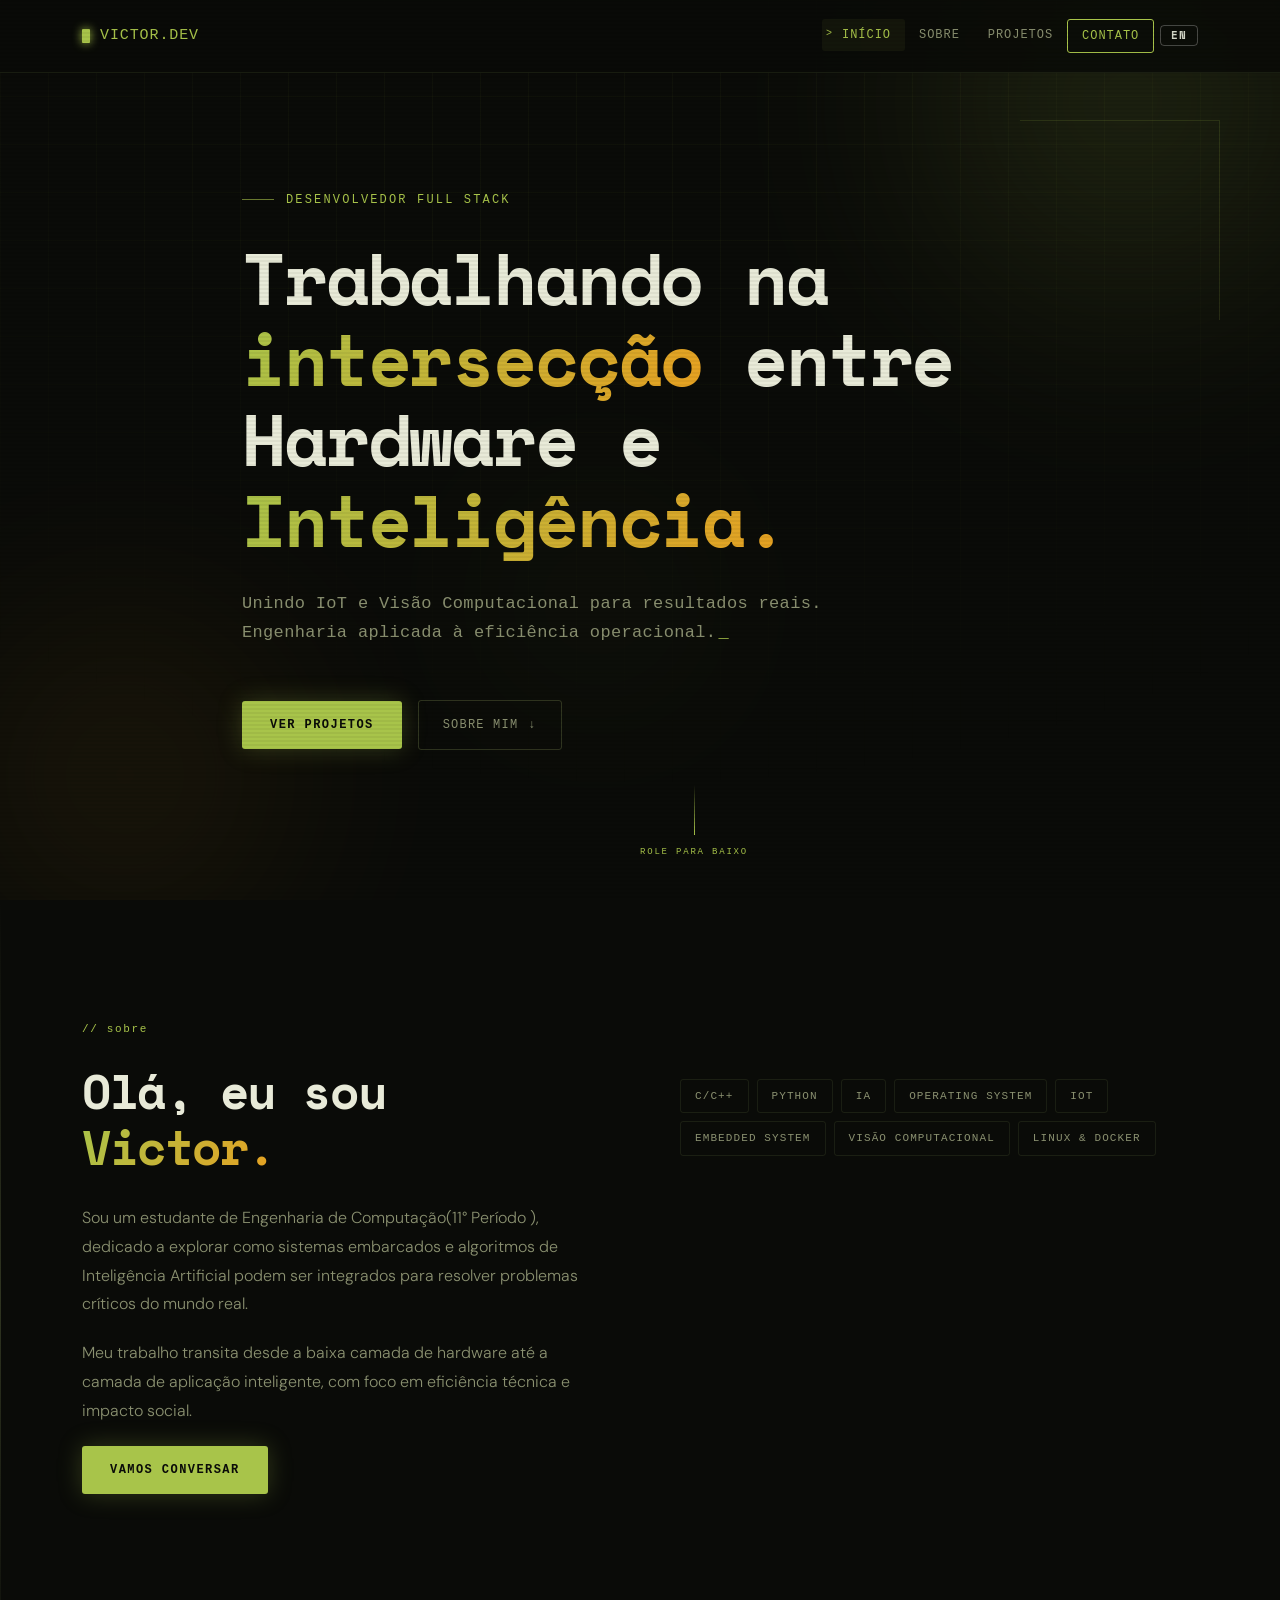
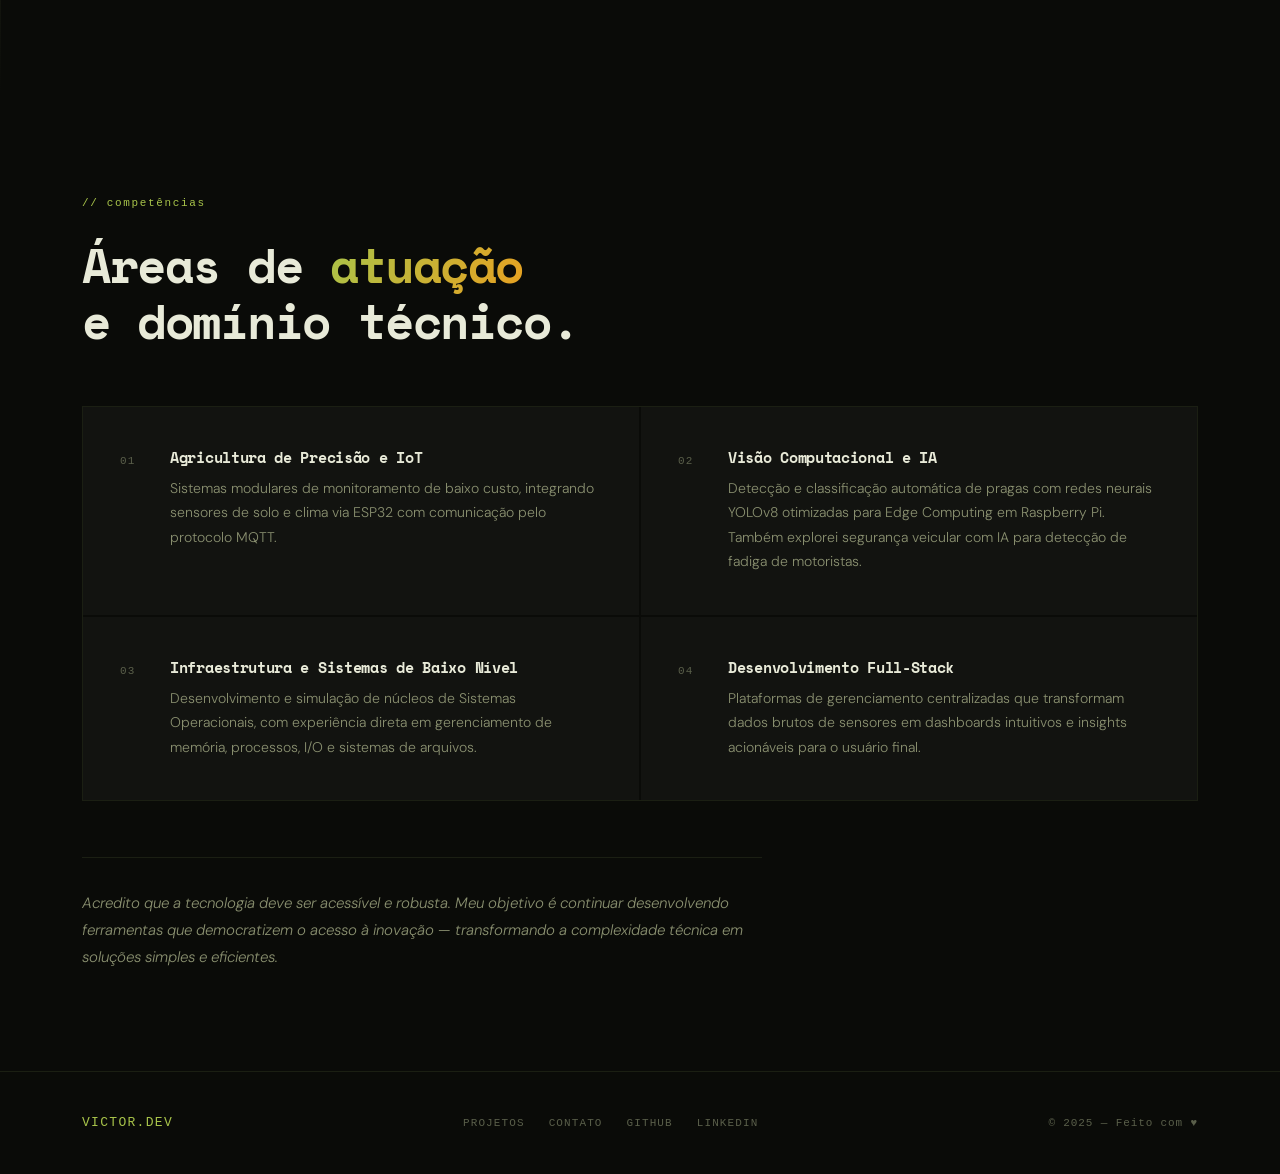
<file: index.html>
<!DOCTYPE html>
<html lang="pt-BR">
<head>
    <meta charset="UTF-8">
    <meta name="viewport" content="width=device-width, initial-scale=1.0">
    <title>Victor.Dev\Home</title>
    <link rel="preconnect" href="https://fonts.googleapis.com">
    <link rel="preconnect" href="https://fonts.gstatic.com" crossorigin>
    <link href="https://fonts.googleapis.com/css2?family=Space+Mono:wght@400;700&family=DM+Sans:opsz,wght@9..40,300;9..40,400;9..40,500&display=swap" rel="stylesheet">
    <link href="css/bootstrap.css" rel="stylesheet">
    <link href="css/style.css" rel="stylesheet">
    <style>
    .lang-toggle-btn {
        background: transparent;
        border: 1px solid rgba(255,255,255,0.25);
        color: inherit;
        font-family: 'Space Mono', monospace;
        font-size: 11px;
        font-weight: 700;
        letter-spacing: 0.08em;
        padding: 4px 10px;
        border-radius: 4px;
        cursor: pointer;
        transition: background 0.2s, border-color 0.2s;
        line-height: 1;
    }
    .lang-toggle-btn:hover { background: rgba(255,255,255,0.1); border-color: rgba(255,255,255,0.5); }
    .navbar.scrolled .lang-toggle-btn { border-color: rgba(0,0,0,0.2); }
    .lang-item { display: flex; align-items: center; margin-left: 6px; }
    </style>
</head>

<body data-bs-spy="scroll" data-bs-target="#menu" data-bs-offset="80" tabindex="0">

<!-- NAVBAR -->
<header id="site-header">
    <nav class="navbar navbar-expand-lg fixed-top">
        <div class="container">
            <a class="navbar-brand" href="#">
                <span class="brand-dot"></span>
                Victor.Dev
            </a>

            <button class="navbar-toggler" type="button" data-bs-toggle="collapse" data-bs-target="#menu">
                <span class="toggler-bar"></span>
                <span class="toggler-bar"></span>
            </button>

            <div class="collapse navbar-collapse" id="menu">
                <ul class="navbar-nav ms-auto">
                    <li class="nav-item"><a class="nav-link" href="#inicio" data-i18n="nav-inicio">Início</a></li>
                    <li class="nav-item"><a class="nav-link" href="#sobre" data-i18n="nav-sobre">Sobre</a></li>
                    <li class="nav-item"><a class="nav-link" href="projetos.html" data-i18n="nav-projetos">Projetos</a></li>
                    <li class="nav-item"><a class="nav-link nav-cta" href="contato.html" data-i18n="nav-contato">Contato</a></li>
                    <li class="nav-item lang-item">
                        <button class="lang-toggle-btn" aria-label="Switch to English" title="Switch to English">EN</button>
                    </li>
                </ul>
            </div>
        </div>
    </nav>
</header>

<!-- HERO -->
<section id="inicio" class="hero-section">
    <div class="hero-bg">
        <div class="orb orb-1"></div>
        <div class="orb orb-2"></div>
        <div class="orb orb-3"></div>
        <div class="grid-overlay"></div>
    </div>

    <div class="container hero-content">
        <div class="hero-eyebrow reveal-up" data-i18n="hero-eyebrow">Desenvolvedor Full Stack</div>
        <h1 class="hero-title reveal-up delay-1" data-i18n="hero-title">
            Trabalhando na <br><em>intersecção</em> entre <br>Hardware e <em>Inteligência.</em>
        </h1>
        <p class="hero-sub reveal-up delay-2" data-i18n="hero-sub">
            Unindo IoT e Visão Computacional para resultados reais.<br>
            Engenharia aplicada à eficiência operacional.
        </p>
        <div class="hero-actions reveal-up delay-3">
            <a href="projetos.html" class="btn-primary-custom" data-i18n="hero-btn-proj">Ver projetos</a>
            <a href="#sobre" class="btn-ghost-custom" data-i18n="hero-btn-sobre">Sobre mim <span class="arrow">↓</span></a>
        </div>
    </div>

    <div class="hero-scroll-hint reveal-up delay-4">
        <div class="scroll-line"></div>
        <span data-i18n="hero-scroll">role para baixo</span>
    </div>
</section>

<!-- SOBRE -->
<section id="sobre" class="sobre-section">
    <div class="container">
        <div class="section-label reveal-up" data-i18n="label-sobre">// sobre</div>

        <div class="sobre-grid">
            <div class="sobre-text">
                <h2 class="section-title reveal-up" data-i18n="sobre-title">
                    Olá, eu sou<br><em>Victor.</em>
                </h2>
                <p class="reveal-up delay-1" data-i18n="sobre-p1">
                    Sou um estudante de Engenharia de Computação(11° Período ), dedicado a explorar como sistemas embarcados e algoritmos de 
                    Inteligência Artificial podem ser integrados para resolver problemas críticos do mundo real.
                </p>
                <p class="reveal-up delay-2" data-i18n="sobre-p2">
                    Meu trabalho transita desde a baixa camada de hardware até a camada de 
                    aplicação inteligente, com foco em eficiência técnica e impacto social.
                </p>
                <a href="contato.html" class="btn-primary-custom reveal-up delay-3" data-i18n="sobre-btn">Vamos conversar</a>
            </div>

            <div class="sobre-skills reveal-up delay-1">
                <div class="skill-chip">C/C++</div>
                <div class="skill-chip">Python</div>
                <div class="skill-chip">IA</div>
                <div class="skill-chip">Operating System</div>
                <div class="skill-chip">IoT</div>
                <div class="skill-chip">Embedded System</div>
                <div class="skill-chip">Visão Computacional</div>
                <div class="skill-chip">Linux & Docker</div>
            </div>
        </div>
    </div>
</section>

<!-- COMPETÊNCIAS -->
<section id="competencias" class="competencias-section">
    <div class="container">

        <div class="section-label reveal-up" data-i18n="label-comp">// competências</div>

        <div class="comp-header reveal-up delay-1">
            <h2 class="section-title" data-i18n="comp-title">
                Áreas de <em>atuação</em><br>e domínio técnico.
            </h2>
        </div>

        <div class="comp-grid">

            <div class="comp-card reveal-up delay-1">
                <div class="comp-number">01</div>
                <div class="comp-content">
                    <h4 data-i18n="comp-01-title">Agricultura de Precisão e IoT</h4>
                    <p data-i18n="comp-01-p">Sistemas modulares de monitoramento de baixo custo, integrando sensores de solo e clima via ESP32 com comunicação pelo protocolo MQTT.</p>
                </div>
            </div>

            <div class="comp-card reveal-up delay-2">
                <div class="comp-number">02</div>
                <div class="comp-content">
                    <h4 data-i18n="comp-02-title">Visão Computacional e IA</h4>
                    <p data-i18n="comp-02-p">Detecção e classificação automática de pragas com redes neurais YOLOv8 otimizadas para Edge Computing em Raspberry Pi. Também explorei segurança veicular com IA para detecção de fadiga de motoristas.</p>
                </div>
            </div>

            <div class="comp-card reveal-up delay-3">
                <div class="comp-number">03</div>
                <div class="comp-content">
                    <h4 data-i18n="comp-03-title">Infraestrutura e Sistemas de Baixo Nível</h4>
                    <p data-i18n="comp-03-p">Desenvolvimento e simulação de núcleos de Sistemas Operacionais, com experiência direta em gerenciamento de memória, processos, I/O e sistemas de arquivos.</p>
                </div>
            </div>

            <div class="comp-card reveal-up delay-4">
                <div class="comp-number">04</div>
                <div class="comp-content">
                    <h4 data-i18n="comp-04-title">Desenvolvimento Full-Stack</h4>
                    <p data-i18n="comp-04-p">Plataformas de gerenciamento centralizadas que transformam dados brutos de sensores em dashboards intuitivos e insights acionáveis para o usuário final.</p>
                </div>
            </div>

        </div>

        <div class="comp-footer reveal-up">
            <p data-i18n="comp-footer-p">Acredito que a tecnologia deve ser acessível e robusta. Meu objetivo é continuar desenvolvendo ferramentas que democratizem o acesso à inovação — transformando a complexidade técnica em soluções simples e eficientes.</p>
        </div>

    </div>
</section>

<!-- FOOTER -->
<footer class="site-footer">
    <div class="container">
        <div class="footer-inner">
            <div class="footer-brand">Victor.Dev</div>
            <div class="footer-links">
                <a href="projetos.html" data-i18n="footer-projetos">Projetos</a>
                <a href="contato.html" data-i18n="footer-contato">Contato</a>
                <a href="https://github.com" target="_blank">GitHub</a>
                <a href="https://linkedin.com" target="_blank">LinkedIn</a>
            </div>
            <div class="footer-copy" data-i18n="footer-copy">© 2025 — Feito com ♥</div>
        </div>
    </div>
</foot>

<script src="js/bootstrap.bundle.min.js"></script>
<script src="js/script.js"></script>
</body>
</html>
</file>
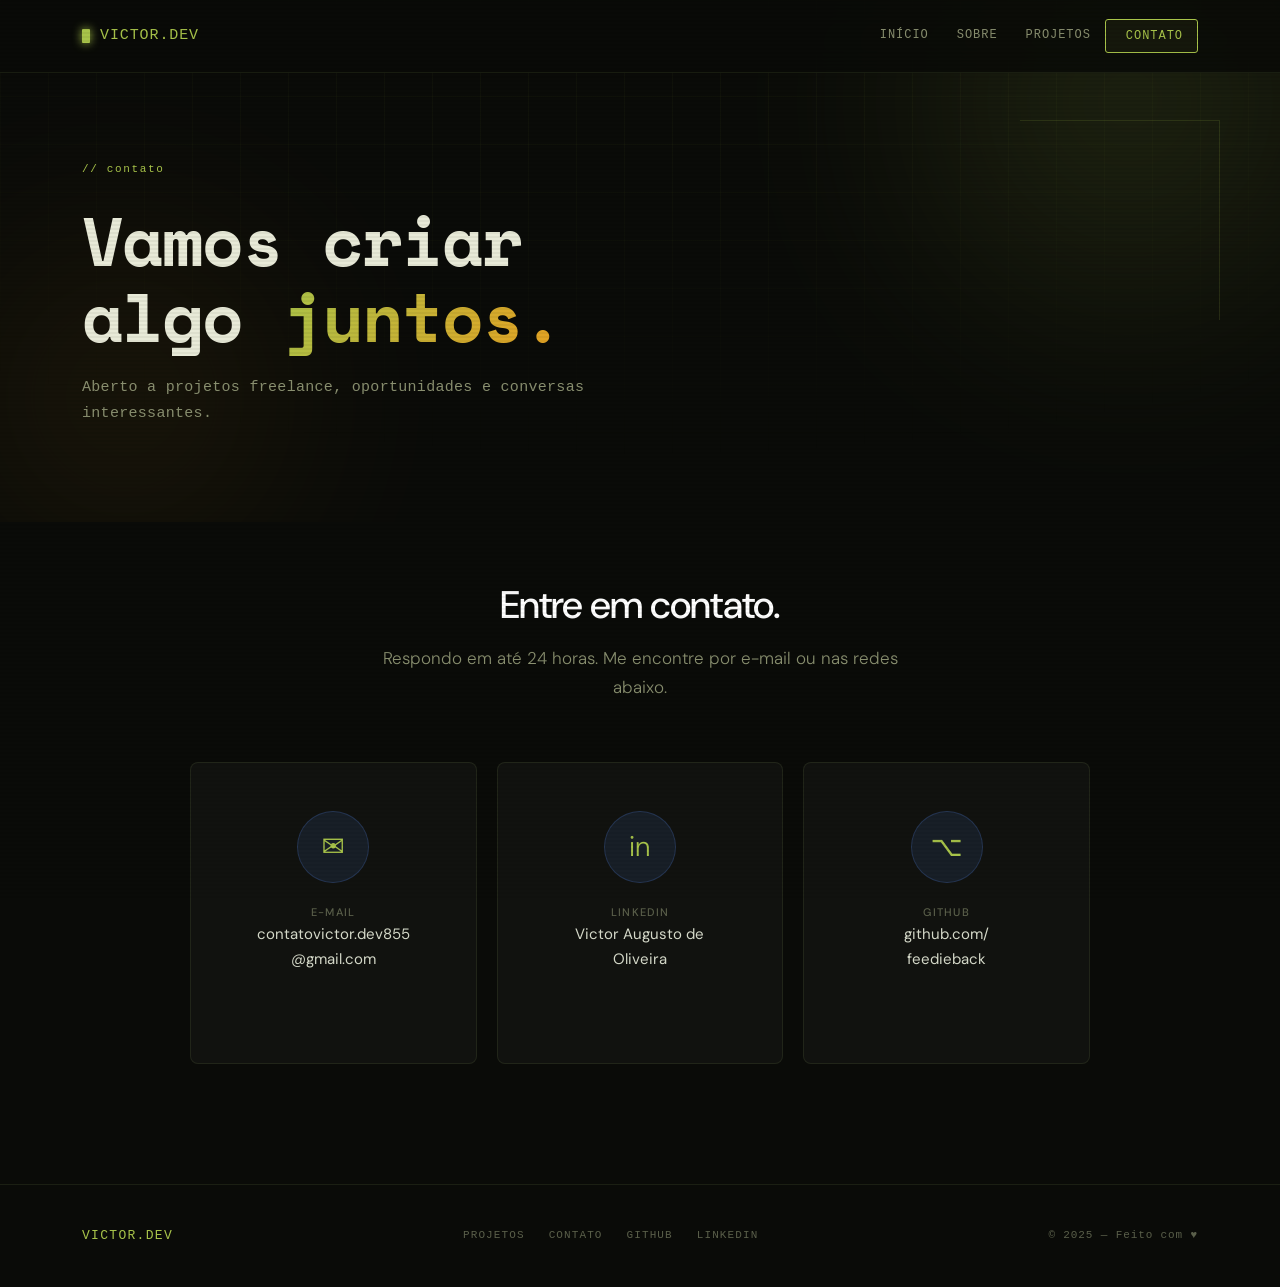
<file: contato.html>
<!DOCTYPE html>
<html lang="pt-BR">
<head>
    <meta charset="UTF-8">
    <meta name="viewport" content="width=device-width, initial-scale=1.0">
    <title>Victor.Dev\Contato</title>
    <link rel="preconnect" href="https://fonts.googleapis.com">
    <link rel="preconnect" href="https://fonts.gstatic.com" crossorigin>
    <link href="https://fonts.googleapis.com/css2?family=Space+Mono:wght@400;700&family=DM+Sans:opsz,wght@9..40,300;9..40,400;9..40,500&display=swap" rel="stylesheet">
    <link href="css/bootstrap.css" rel="stylesheet">
    <link href="css/style.css" rel="stylesheet">

    <style>
        /* ── CONTATO CARDS GRANDES ─────────────── */
        .contato-section {
            padding: 60px 0 120px;
        }

        .contato-cards-grid {
            display: grid;
            grid-template-columns: repeat(3, 1fr);
            gap: 20px;
            max-width: 900px;
            margin: 60px auto 0;
        }

        .contato-card {
            background: var(--surface);
            border: 1px solid var(--border);
            border-radius: var(--radius-lg);
            padding: 48px 36px;
            display: flex;
            flex-direction: column;
            align-items: center;
            text-align: center;
            gap: 20px;
            text-decoration: none;
            transition: all 0.3s ease;
            position: relative;
            overflow: hidden;
        }

        .contato-card::before {
            content: '';
            position: absolute;
            top: 0; left: 0; right: 0;
            height: 1px;
            background: linear-gradient(90deg, transparent, var(--accent), transparent);
            opacity: 0;
            transition: opacity 0.3s ease;
        }

        .contato-card:hover {
            border-color: rgba(91,143,255,0.3);
            background: var(--surface-2);
            transform: translateY(-6px);
            box-shadow: 0 20px 60px rgba(0,0,0,0.3);
        }

        .contato-card:hover::before {
            opacity: 1;
        }

        .contato-card-icon {
            width: 72px;
            height: 72px;
            background: rgba(91,143,255,0.1);
            border: 1px solid rgba(91,143,255,0.2);
            border-radius: 50%;
            display: flex;
            align-items: center;
            justify-content: center;
            font-size: 28px;
            color: var(--accent);
            transition: all 0.3s ease;
        }

        .contato-card:hover .contato-card-icon {
            background: rgba(91,143,255,0.2);
            border-color: rgba(91,143,255,0.4);
            transform: scale(1.1);
        }

        .contato-card-label {
            font-size: 11px;
            font-weight: 500;
            letter-spacing: 0.12em;
            text-transform: uppercase;
            color: var(--text-muted);
        }

        .contato-card-value {
            font-size: 15px;
            color: var(--text);
            font-weight: 400;
            word-break: break-all;
        }

        .contato-card-arrow {
            font-size: 13px;
            color: var(--accent);
            opacity: 0;
            transform: translateY(4px);
            transition: all 0.2s ease;
        }

        .contato-card:hover .contato-card-arrow {
            opacity: 1;
            transform: translateY(0);
        }

        /* ── INTRO TEXT ─────────────────────────── */
        .contato-intro {
            text-align: center;
            max-width: 520px;
            margin: 0 auto;
        }

        .contato-intro h2 {
            font-family: var(--sans);
            font-size: clamp(28px, 3vw, 40px);
            font-weight: 500;
            color: #fff;
            letter-spacing: -0.02em;
            margin-bottom: 16px;
            line-height: 1.2;
        }

        .contato-intro p {
            color: var(--text-dim);
            font-size: 17px;
        }

        @media (max-width: 767px) {
            .contato-cards-grid {
                grid-template-columns: 1fr;
                max-width: 400px;
            }
            .contato-card {
                padding: 36px 28px;
                flex-direction: row;
                text-align: left;
                gap: 24px;
            }
            .contato-card-icon {
                flex-shrink: 0;
            }
            .contato-card-arrow { display: none; }
        }
    </style>
</head>

<body>

<header id="site-header">
    <nav class="navbar navbar-expand-lg fixed-top">
        <div class="container">
            <a class="navbar-brand" href="index.html">
                <span class="brand-dot"></span>
                Victor.Dev
            </a>
            <button class="navbar-toggler" type="button" data-bs-toggle="collapse" data-bs-target="#menu">
                <span class="toggler-bar"></span>
                <span class="toggler-bar"></span>
            </button>
            <div class="collapse navbar-collapse" id="menu">
                <ul class="navbar-nav ms-auto">
                    <li class="nav-item"><a class="nav-link" href="index.html#inicio">Início</a></li>
                    <li class="nav-item"><a class="nav-link" href="index.html#sobre">Sobre</a></li>
                    <li class="nav-item"><a class="nav-link" href="projetos.html">Projetos</a></li>
                    <li class="nav-item"><a class="nav-link nav-cta active" href="contato.html">Contato</a></li>
                </ul>
            </div>
        </div>
    </nav>
</header>

<!-- PAGE HERO -->
<section class="page-hero">
    <div class="hero-bg">
        <div class="orb orb-1"></div>
        <div class="orb orb-2"></div>
        <div class="grid-overlay"></div>
    </div>
    <div class="container">
        <div class="section-label reveal-up">// contato</div>
        <h1 class="page-title reveal-up delay-1">Vamos criar<br>algo <em>juntos.</em></h1>
        <p class="page-sub reveal-up delay-2">Aberto a projetos freelance, oportunidades e conversas interessantes.</p>
    </div>
</section>

<!-- CONTATO -->
<section class="contato-section">
    <div class="container">

        <div class="contato-intro reveal-up">
            <h2>Entre em contato.</h2>
            <p>Respondo em até 24 horas. Me encontre por e-mail ou nas redes abaixo.</p>
        </div>

        <div class="contato-cards-grid">

            <a href="mailto:contatovictor.dev855@gmail.com" class="contato-card reveal-up">
                <div class="contato-card-icon">✉</div>
                <div>
                    <div class="contato-card-label">E-mail</div>
                    <div class="contato-card-value">contatovictor.dev855<br>@gmail.com</div>
                </div>
                <div class="contato-card-arrow">Enviar →</div>
            </a>

            <a href="https://www.linkedin.com/in/victor-augusto-de-oliveira-435b703ab/" target="_blank" class="contato-card reveal-up delay-1">
                <div class="contato-card-icon">in</div>
                <div>
                    <div class="contato-card-label">LinkedIn</div>
                    <div class="contato-card-value">Victor Augusto de<br>Oliveira</div>
                </div>
                <div class="contato-card-arrow">Visitar →</div>
            </a>

            <a href="https://github.com/feedieback" target="_blank" class="contato-card reveal-up delay-2">
                <div class="contato-card-icon">⌥</div>
                <div>
                    <div class="contato-card-label">GitHub</div>
                    <div class="contato-card-value">github.com/<br>feedieback</div>
                </div>
                <div class="contato-card-arrow">Visitar →</div>
            </a>

        </div>

    </div>
</section>

<footer class="site-footer">
    <div class="container">
        <div class="footer-inner">
            <div class="footer-brand">Victor.Dev</div>
            <div class="footer-links">
                <a href="projetos.html">Projetos</a>
                <a href="contato.html">Contato</a>
                <a href="https://github.com/feedieback" target="_blank">GitHub</a>
                <a href="https://www.linkedin.com/in/victor-augusto-de-oliveira-435b703ab/" target="_blank">LinkedIn</a>
            </div>
            <div class="footer-copy">© 2025 — Feito com ♥</div>
        </div>
    </div>
</footer>

<script src="js/bootstrap.bundle.min.js"></script>
<script src="js/script.js"></script>

</body>
</html>
</file>
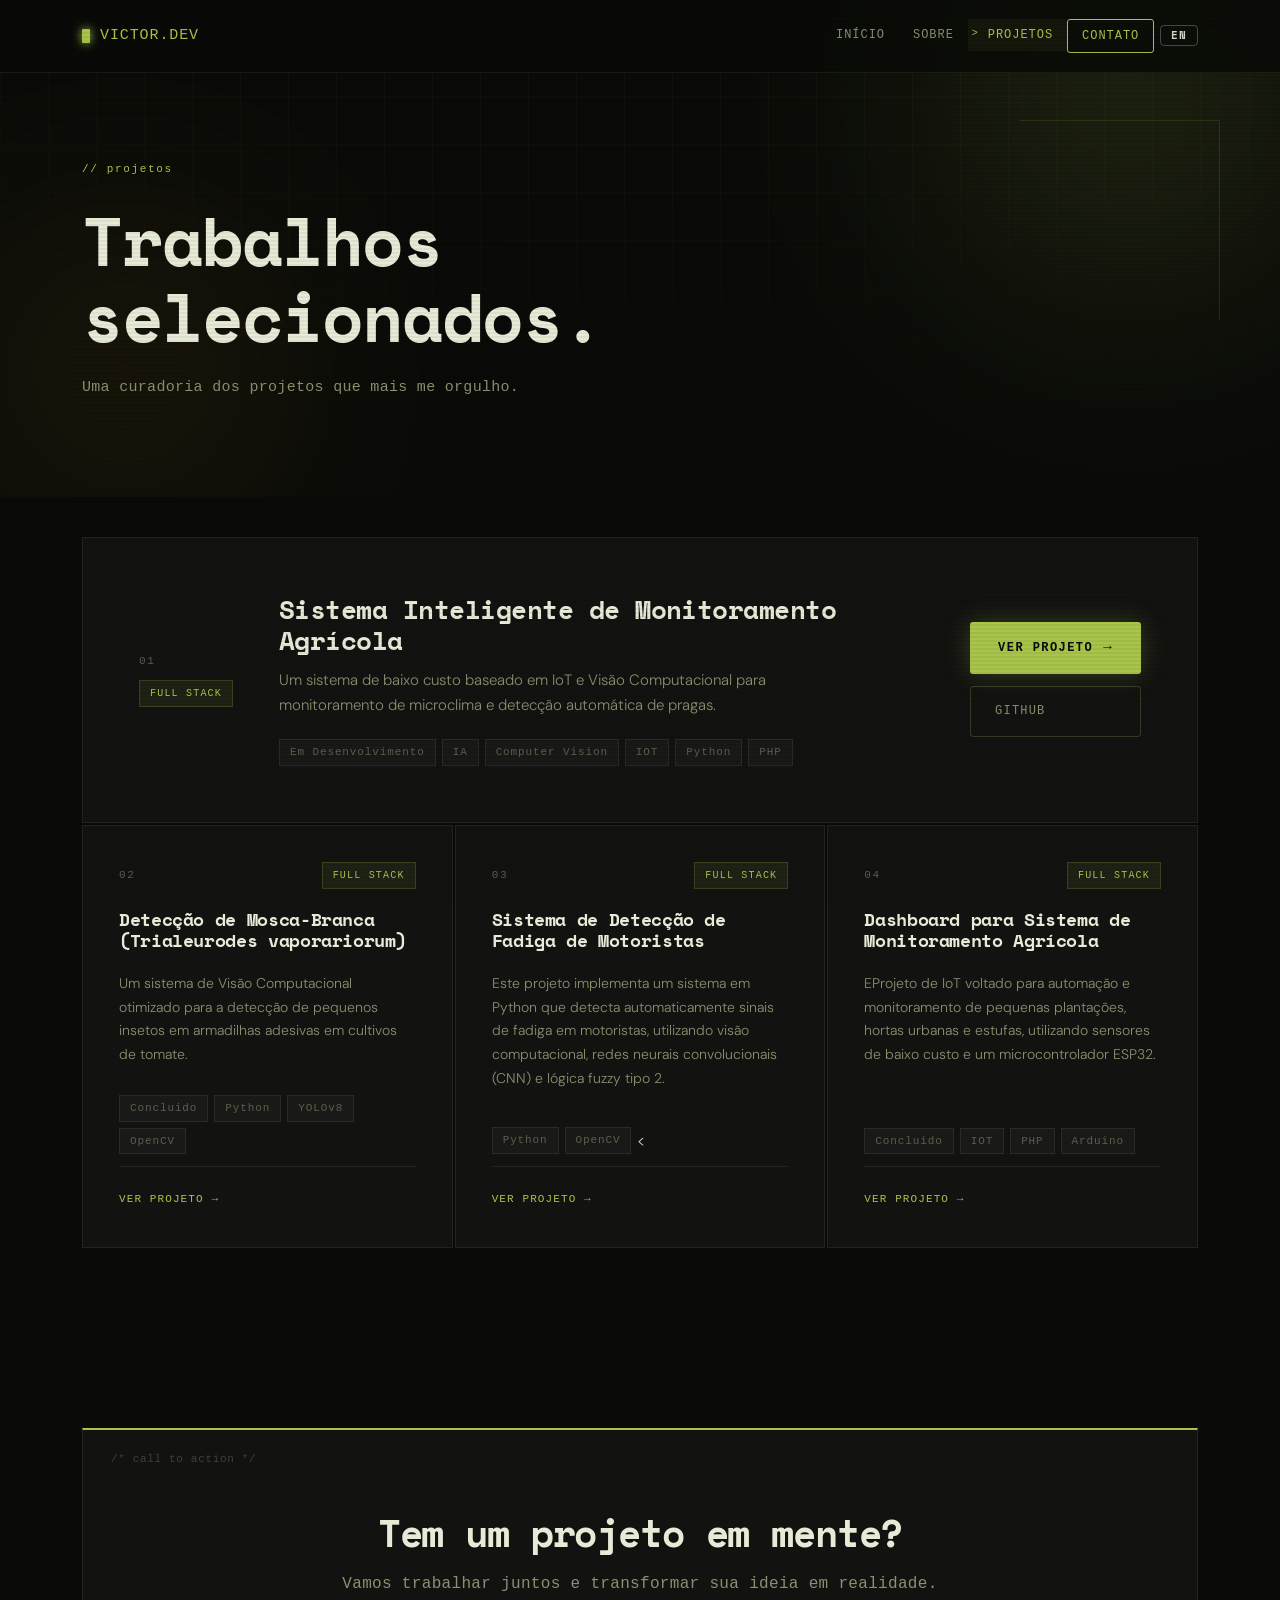
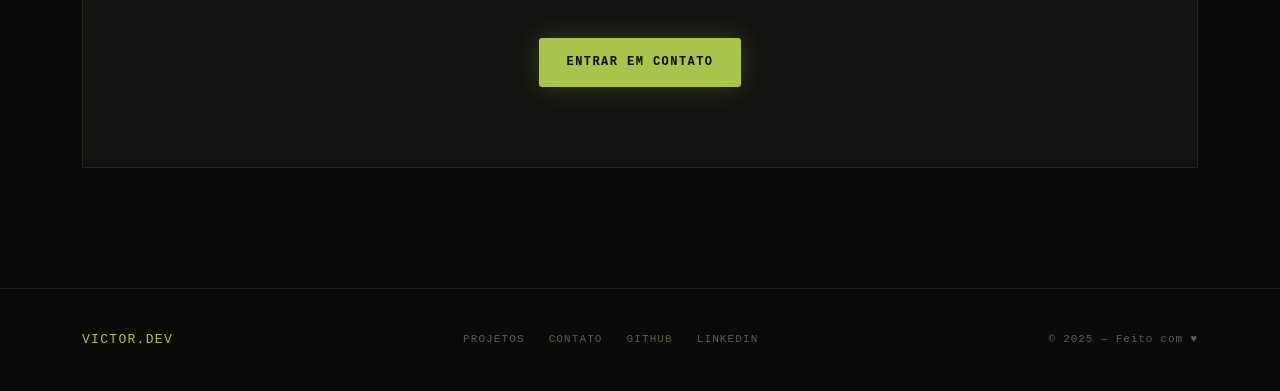
<file: projetos.html>
<!DOCTYPE html>
<html lang="pt-BR">
<head>
    <meta charset="UTF-8">
    <meta name="viewport" content="width=device-width, initial-scale=1.0">
    <title>Victor.Dev\Projetos</title>
    <link rel="preconnect" href="https://fonts.googleapis.com">
    <link rel="preconnect" href="https://fonts.gstatic.com" crossorigin>
    <link href="https://fonts.googleapis.com/css2?family=Space+Mono:wght@400;700&family=Instrument+Serif:ital@0;1&family=DM+Sans:opsz,wght@9..40,300;9..40,400;9..40,500&display=swap" rel="stylesheet">
    <link href="css/bootstrap.css" rel="stylesheet">
    <link href="css/style.css" rel="stylesheet">
    <style>
    .lang-toggle-btn {
        background: transparent;
        border: 1px solid rgba(255,255,255,0.25);
        color: inherit;
        font-family: 'Space Mono', monospace;
        font-size: 11px;
        font-weight: 700;
        letter-spacing: 0.08em;
        padding: 4px 10px;
        border-radius: 4px;
        cursor: pointer;
        transition: background 0.2s, border-color 0.2s;
        line-height: 1;
    }
    .lang-toggle-btn:hover { background: rgba(255,255,255,0.1); border-color: rgba(255,255,255,0.5); }
    .navbar.scrolled .lang-toggle-btn { border-color: rgba(0,0,0,0.2); }
    .lang-item { display: flex; align-items: center; margin-left: 6px; }
    </style>
</head>

<body>

<header id="site-header">
    <nav class="navbar navbar-expand-lg fixed-top">
        <div class="container">
            <a class="navbar-brand" href="index.html">
                <span class="brand-dot"></span>
                Victor.Dev
            </a>
            <button class="navbar-toggler" type="button" data-bs-toggle="collapse" data-bs-target="#menu">
                <span class="toggler-bar"></span>
                <span class="toggler-bar"></span>
            </button>
            <div class="collapse navbar-collapse" id="menu">
                <ul class="navbar-nav ms-auto">
                    <li class="nav-item"><a class="nav-link" href="index.html#inicio" data-i18n="nav-inicio">Início</a></li>
                    <li class="nav-item"><a class="nav-link" href="index.html#sobre" data-i18n="nav-sobre">Sobre</a></li>
                    <li class="nav-item"><a class="nav-link active" href="projetos.html" data-i18n="nav-projetos">Projetos</a></li>
                    <li class="nav-item"><a class="nav-link nav-cta" href="contato.html" data-i18n="nav-contato">Contato</a></li>
                    <li class="nav-item lang-item">
                        <button class="lang-toggle-btn" aria-label="Switch to English" title="Switch to English">EN</button>
                    </li>
                </ul>
            </div>
        </div>
    </nav>
</header>

<!-- PAGE HERO -->
<section class="page-hero">
    <div class="hero-bg">
        <div class="orb orb-1"></div>
        <div class="orb orb-2"></div>
        <div class="grid-overlay"></div>
    </div>
    <div class="container">
        <div class="section-label reveal-up" data-i18n="page-label-proj">// projetos</div>
        <h1 class="page-title reveal-up delay-1" data-i18n="page-title-proj">Trabalhos<br>selecionados.</h1>
        <p class="page-sub reveal-up delay-2" data-i18n="page-sub-proj">Uma curadoria dos projetos que mais me orgulho.</p>
    </div>
</section>

<!-- PROJETOS -->
<section class="projetos-section">
    <div class="container">

        <!-- Projeto destacado -->
        <div class="projeto-featured reveal-up">
            <div class="projeto-featured-meta">
                <span class="projeto-num">01</span>
                <span class="projeto-tag" data-i18n="proj-feat-tag">Full Stack</span>
            </div>
            <div class="projeto-featured-body">
                <h2 data-i18n="proj-feat-title">Sistema Inteligente de Monitoramento Agrícola</h2>
                <p data-i18n="proj-feat-p">Um sistema de baixo custo baseado em IoT e Visão Computacional para monitoramento de microclima e detecção automática de pragas.</p>
                <div class="projeto-techs">
                    <span>Em Desenvolvimento</span><span>IA</span><span>Computer Vision</span><span>IOT</span><span>Python</span><span>PHP</span>
                </div>
            </div>
            <div class="projeto-featured-actions">
                <a href="tcc.html" class="btn-primary-custom" data-i18n="proj-feat-btn">Ver projeto <span class="arrow">→</span></a>
                <a href="https://github.com/feedieback/TCC" class="btn-ghost-custom" data-i18n="proj-feat-gh">GitHub</a>
            </div>
        </div>

        <!-- Grid de projetos -->
        <div class="projetos-grid">

            <div class="projeto-card reveal-up">
                <div class="projeto-card-header">
                    <span class="projeto-num">02</span>
                    <span class="projeto-tag">Full Stack</span>
                </div>
                <h3 data-i18n="proj-02-title">Detecção de Mosca-Branca (Trialeurodes vaporariorum)</h3>
                <p data-i18n="proj-02-p">Um sistema de Visão Computacional otimizado para a detecção de pequenos insetos em armadilhas adesivas em cultivos de tomate.</p>
                <div class="projeto-techs">
                    <span>Concluido</span><span>Python</span><span>YOLOv8</span><span>OpenCV</span>
                </div>
                <div class="projeto-card-footer">
                    <a href="https://github.com/feedieback/Deteccao-de-Moscas-Brancas" class="link-arrow">Ver projeto →</a>
                </div>
            </div>

            <div class="projeto-card reveal-up delay-1">
                <div class="projeto-card-header">
                    <span class="projeto-num">03</span>
                    <span class="projeto-tag">Full Stack</span>
                </div>
                <h3 data-i18n="proj-03-title">Sistema de Detecção de Fadiga de Motoristas</h3>
                <p data-i18n="proj-03-p">Este projeto implementa um sistema em Python que detecta automaticamente sinais de fadiga em motoristas, utilizando visão computacional, redes neurais convolucionais (CNN) e lógica fuzzy tipo 2.</p>
                <div class="projeto-techs">
                    <span>Python</span><span>OpenCV</span><
                </div>
                <div class="projeto-card-footer">
                    <a href="https://github.com/feedieback/Projeto-IA" class="link-arrow">Ver projeto →</a>
                </div>
            </div>

            <div class="projeto-card reveal-up delay-2">
                <div class="projeto-card-header">
                    <span class="projeto-num">04</span>
                    <span class="projeto-tag">Full Stack</span>
                </div>
                <h3 data-i18n="proj-04-title">Dashboard para Sistema de Monitoramento Agrícola</h3>
                <p data-i18n="proj-04-p">EProjeto de IoT voltado para automação e monitoramento de pequenas plantações, hortas urbanas e estufas, utilizando sensores de baixo custo e um microcontrolador ESP32.</p>
                <div class="projeto-techs">
                    <span>Concluido</span><span>IOT</span><span>PHP</span><span>Arduino</span>
                </div>
                <div class="projeto-card-footer">
                    <a href="https://github.com/feedieback/Monitoramento_Jardim" class="link-arrow">Ver projeto →</a>
                </div>
            </div>

        </div>

    </div>
</section>

<!-- CTA -->
<section class="cta-section">
    <div class="container">
        <div class="cta-inner reveal-up">
            <h2 data-i18n="cta-title">Tem um projeto em mente?</h2>
            <p data-i18n="cta-p">Vamos trabalhar juntos e transformar sua ideia em realidade.</p>
            <a href="contato.html" class="btn-primary-custom" data-i18n="cta-btn">Entrar em contato</a>
        </div>
    </div>
</section>

<footer class="site-footer">
    <div class="container">
        <div class="footer-inner">
            <div class="footer-brand">Victor.Dev</div>
            <div class="footer-links">
                <a href="projetos.html" data-i18n="footer-projetos">Projetos</a>
                <a href="contato.html" data-i18n="footer-contato">Contato</a>
                <a href="https://github.com" target="_blank">GitHub</a>
                <a href="https://linkedin.com" target="_blank">LinkedIn</a>
            </div>
            <div class="footer-copy" data-i18n="footer-copy">© 2025 — Feito com ♥</div>
        </div>
    </div>
</footer>

<script src="js/bootstrap.bundle.min.js"></script>
<script src="js/script.js"></script>
</body>
</html>
</file>
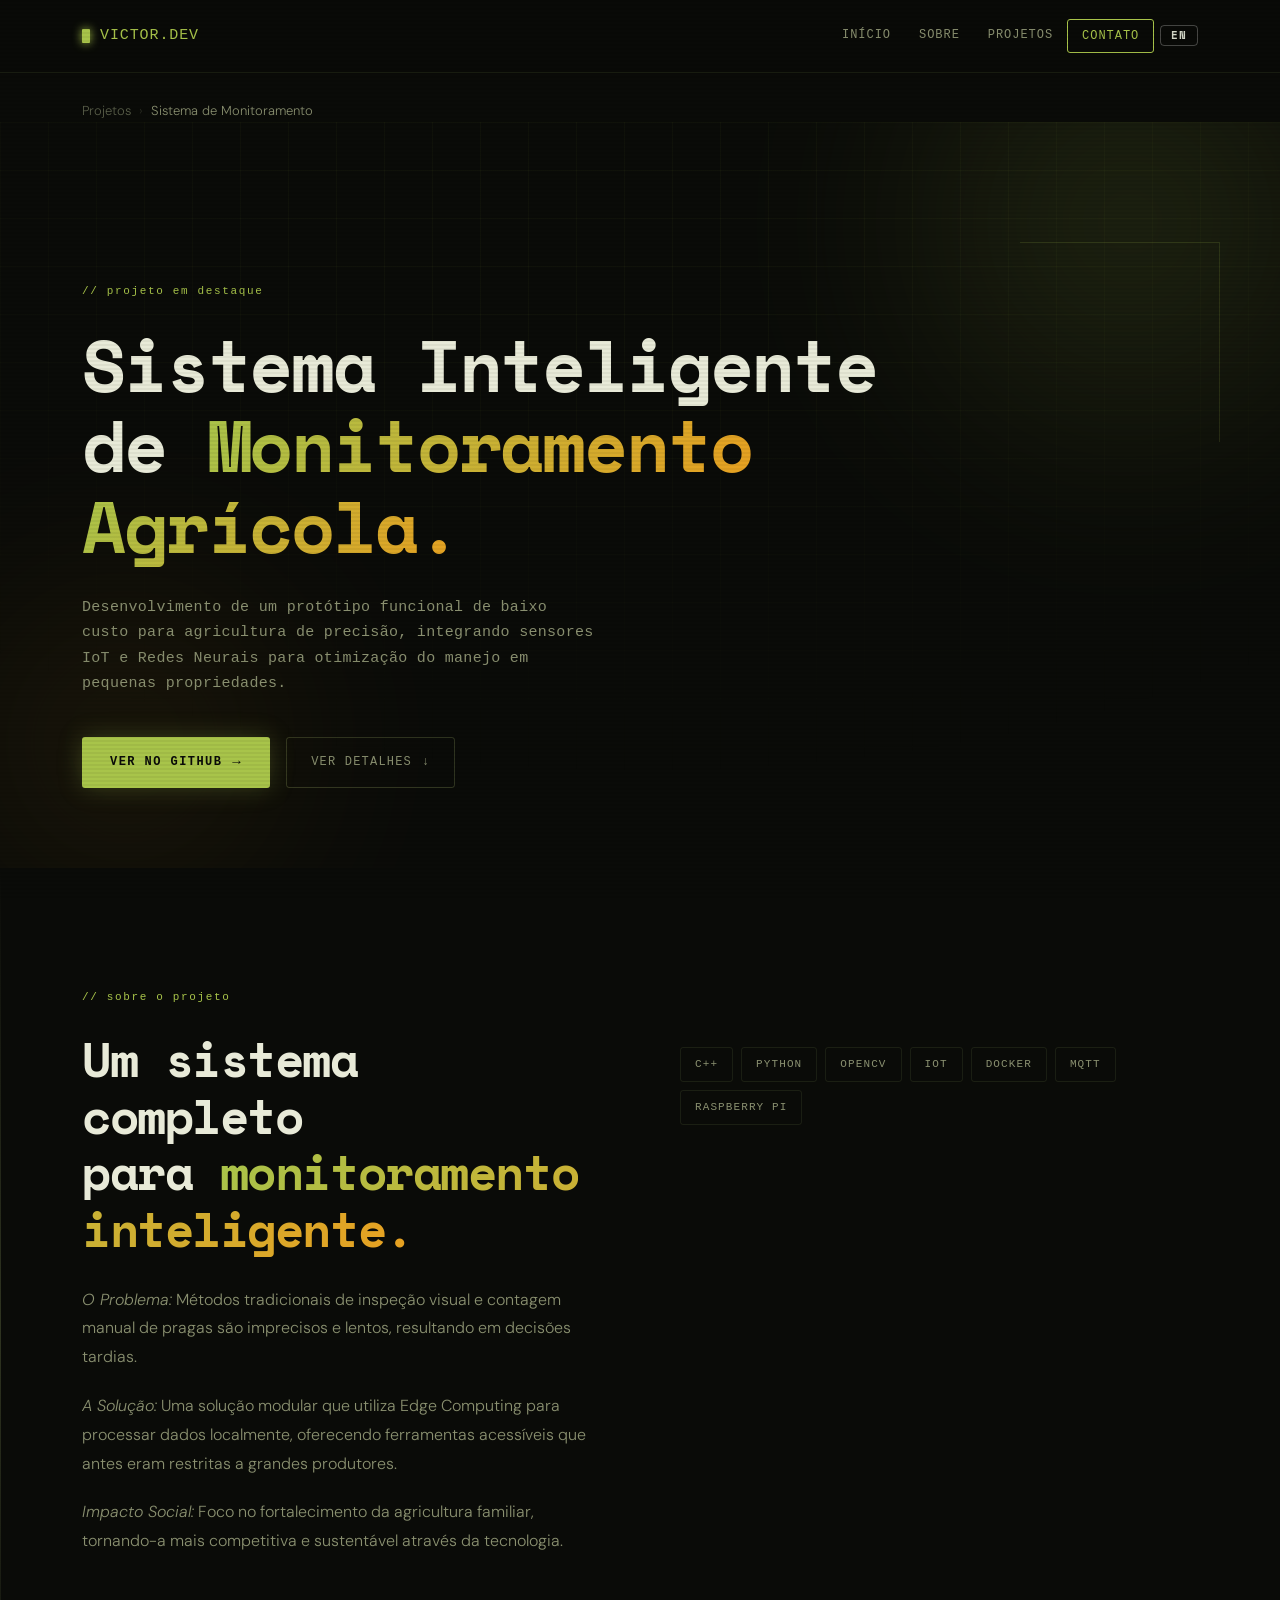
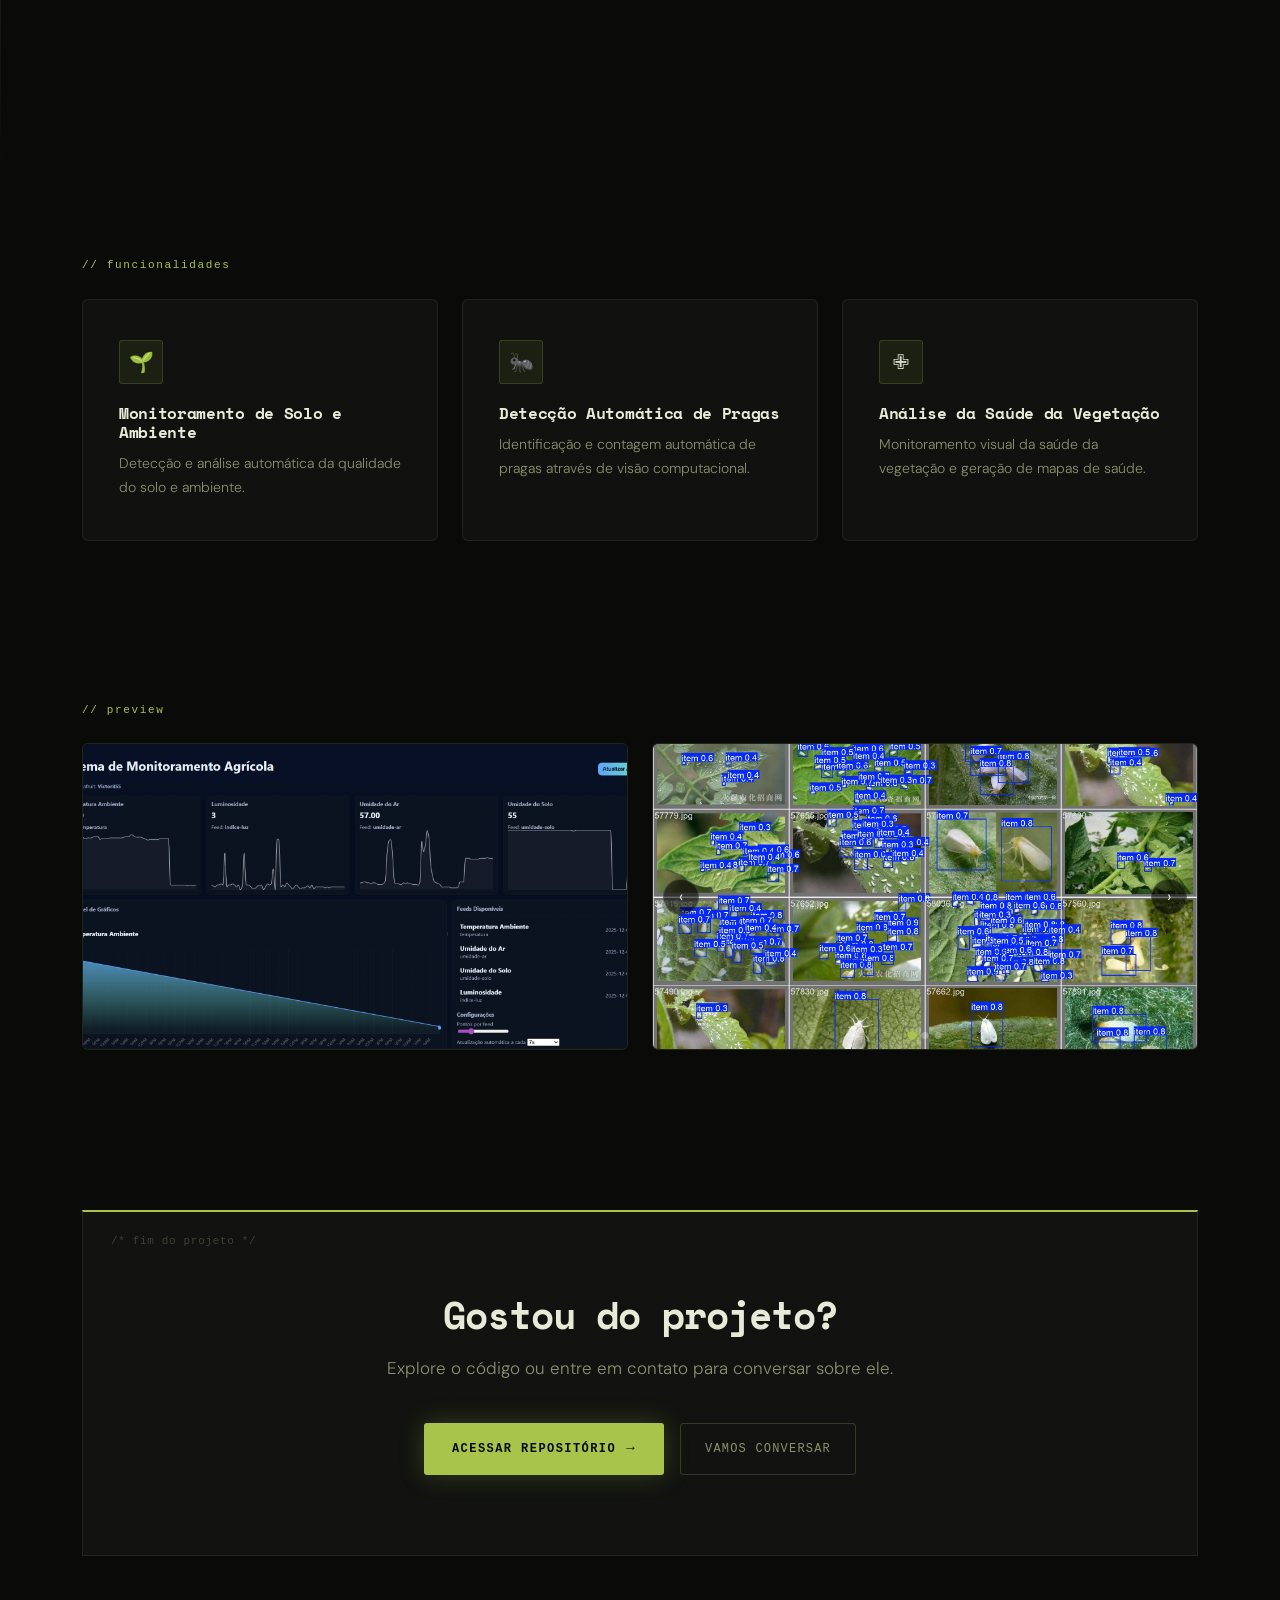
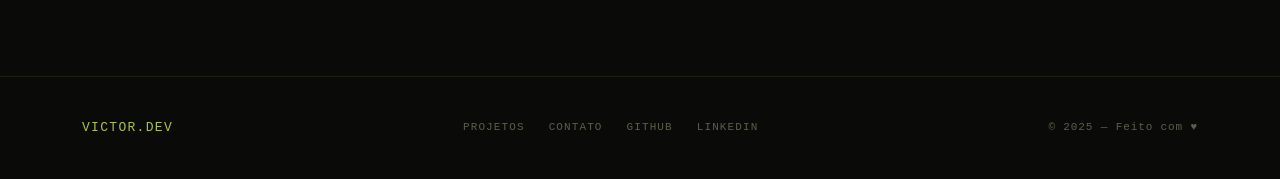
<file: tcc.html>
<!DOCTYPE html>
<html lang="pt-BR">
<head>
    <meta charset="UTF-8">
    <meta name="viewport" content="width=device-width, initial-scale=1.0">
    <title>Victor.Dev\Projeto.TCC</title>
    <link rel="preconnect" href="https://fonts.googleapis.com">
    <link rel="preconnect" href="https://fonts.gstatic.com" crossorigin>
    <link href="https://fonts.googleapis.com/css2?family=Space+Mono:wght@400;700&family=Instrument+Serif:ital@0;1&family=DM+Sans:opsz,wght@9..40,300;9..40,400;9..40,500&display=swap" rel="stylesheet">
    <link href="css/bootstrap.css" rel="stylesheet">
    <link href="css/style.css" rel="stylesheet">
    <style>
    .lang-toggle-btn {
        background: transparent;
        border: 1px solid rgba(255,255,255,0.25);
        color: inherit;
        font-family: 'Space Mono', monospace;
        font-size: 11px;
        font-weight: 700;
        letter-spacing: 0.08em;
        padding: 4px 10px;
        border-radius: 4px;
        cursor: pointer;
        transition: background 0.2s, border-color 0.2s;
        line-height: 1;
    }
    .lang-toggle-btn:hover { background: rgba(255,255,255,0.1); border-color: rgba(255,255,255,0.5); }
    .navbar.scrolled .lang-toggle-btn { border-color: rgba(0,0,0,0.2); }
    .lang-item { display: flex; align-items: center; margin-left: 6px; }
    </style>

</head>

<body>

<!-- NAVBAR -->
<header id="site-header">
    <nav class="navbar navbar-expand-lg fixed-top">
        <div class="container">
            <a class="navbar-brand" href="index.html">
                <span class="brand-dot"></span>
                Victor.Dev
            </a>
            <button class="navbar-toggler" type="button" data-bs-toggle="collapse" data-bs-target="#menu">
                <span class="toggler-bar"></span>
                <span class="toggler-bar"></span>
            </button>
            <div class="collapse navbar-collapse" id="menu">
                <ul class="navbar-nav ms-auto">
                    <li class="nav-item"><a class="nav-link" href="index.html" data-i18n="nav-inicio">Início</a></li>
                    <li class="nav-item"><a class="nav-link" href="index.html#sobre" data-i18n="nav-sobre">Sobre</a></li>
                    <li class="nav-item"><a class="nav-link" href="projetos.html" data-i18n="nav-projetos">Projetos</a></li>
                    <li class="nav-item"><a class="nav-link nav-cta" href="contato.html" data-i18n="nav-contato">Contato</a></li>
                    <li class="nav-item lang-item">
                        <button class="lang-toggle-btn" aria-label="Switch to English" title="Switch to English">EN</button>
                    </li>
                </ul>
            </div>
        </div>
    </nav>
</header>

<!-- BREADCRUMB -->
<div class="breadcrumb-bar">
    <div class="container">
        <a href="projetos.html" data-i18n="breadcrumb-proj">Projetos</a>
        <span class="breadcrumb-sep">›</span>
        <span class="current" data-i18n="breadcrumb-cur">Sistema de Monitoramento</span>
    </div>
</div>

<!-- PAGE HERO -->
<section class="page-hero">
    <div class="hero-bg">
        <div class="orb orb-1"></div>
        <div class="orb orb-2"></div>
        <div class="grid-overlay"></div>
    </div>
    <div class="container">
        <div class="section-label reveal-up" data-i18n="tcc-label">// projeto em destaque</div>
        <h1 class="hero-title reveal-up delay-1" data-i18n="tcc-title">
            Sistema Inteligente<br>
            de <em>Monitoramento</em><br><em>
            Agrícola.</em>
        </h1>
        <p class="page-sub reveal-up delay-2" data-i18n="tcc-sub">
            Desenvolvimento de um protótipo funcional de baixo custo para agricultura de precisão, integrando sensores IoT e Redes Neurais para otimização do manejo em pequenas propriedades.
        </p>
        <div class="hero-actions reveal-up delay-3" style="margin-top: 40px;">
            <a href="https://github.com/SEU_USUARIO/SEU_REPO" target="_blank" class="btn-primary-custom" data-i18n="tcc-btn-gh">
                Ver no GitHub <span class="arrow">→</span>
            </a>
            <a href="#detalhes" class="btn-ghost-custom" data-i18n="tcc-btn-det">
                Ver detalhes <span class="arrow">↓</span>
            </a>
        </div>
    </div>
</section>

<!-- SOBRE O PROJETO -->
<section id="detalhes" class="sobre-section">
    <div class="container">

        <div class="section-label reveal-up" data-i18n="tcc-label-sobre">// sobre o projeto</div>

        <div class="sobre-grid">
            <div class="sobre-text">
                <h2 class="section-title reveal-up" data-i18n="tcc-sobre-title">
                    Um sistema completo<br>para <em>monitoramento inteligente.</em>
                </h2>
                <p class="reveal-up delay-1" data-i18n="tcc-prob">
                    <em>O Problema:</em> Métodos tradicionais de inspeção visual e contagem manual de pragas são imprecisos e lentos, 
                    resultando em decisões tardias.
                </p>
                <p class="reveal-up delay-2" data-i18n="tcc-sol">
                    <em>A Solução:</em> Uma solução modular que utiliza Edge Computing para processar dados localmente, 
                    oferecendo ferramentas acessíveis que antes eram restritas a grandes produtores.
                </p>
                <p class="reveal-up delay-3" data-i18n="tcc-imp">
                    <em>Impacto Social:</em> Foco no fortalecimento da agricultura familiar, tornando-a mais 
                    competitiva e sustentável através da tecnologia.
                </p>
            </div>

            <div class="sobre-skills reveal-up delay-1">
                <div class="skill-chip">C++</div>
                <div class="skill-chip">Python</div>
                <div class="skill-chip">OpenCV</div>
                <div class="skill-chip">IoT</div>
                <div class="skill-chip">Docker</div>
                <div class="skill-chip">MQTT</div>
                <div class="skill-chip">Raspberry Pi</div>
            </div>
        </div>

    </div>
</section>

<!-- FUNCIONALIDADES -->
<section class="features-section">
    <div class="container">

    <div class="section-label reveal-up" data-i18n="tcc-label-feat">// funcionalidades</div>

    <!-- CARDS -->
    <div class="row g-4" id="features-cards">

        <div class="col-md-4">
            <div class="feature-card reveal-up" data-feature="1">
                <div class="feature-icon">🌱</div>
                <h5 data-i18n="tcc-feat1-title">Monitoramento de Solo e Ambiente</h5>
                <p data-i18n="tcc-feat1-p">Detecção e análise automática da qualidade do solo e ambiente.</p>
            </div>
        </div>

        <div class="col-md-4">
            <div class="feature-card reveal-up" data-feature="2">
                <div class="feature-icon">🐜</div>
                <h5 data-i18n="tcc-feat2-title">Detecção Automática de Pragas</h5>
                <p data-i18n="tcc-feat2-p">Identificação e contagem automática de pragas através de visão computacional.</p>
            </div>
        </div>

        <div class="col-md-4">
            <div class="feature-card reveal-up" data-feature="3">
                <div class="feature-icon">✙</div>
                <h5 data-i18n="tcc-feat3-title">Análise da Saúde da Vegetação</h5>
                <p data-i18n="tcc-feat3-p">Monitoramento visual da saúde da vegetação e geração de mapas de saúde.</p>
            </div>
        </div>

    </div>

    <!-- EXPANSÃO FULL WIDTH -->
    <div id="feature-expand-container"></div>

</div>
</section>

<!-- PREVIEW -->
<section class="preview-section">
    <div class="container">

        <div class="section-label reveal-up" data-i18n="tcc-label-prev">// preview</div>

        <div class="row g-4">
            <div class="col-md-6 reveal-up">
                <div class="preview-carousel">
                    <img src="assets/dashboard.png" alt="Dashboard / Interface" style="width:100%;height:100%;object-fit:cover;display:block;">
                </div>
            </div>

            <div class="col-md-6 reveal-up delay-1">
                <div class="preview-carousel" id="carousel-graficos">
                    <div class="carousel-slides" id="slides-graficos">
                        <div class="carousel-slide active" id="slide-graficos-0">
                            <img src="assets/val_batch1_pred.jpg" alt="Gráficos - Imagem 1">
                        </div>
                        <div class="carousel-slide" id="slide-graficos-1">
                            <img src="assets/pred_007_57665.jpg" alt="Gráficos - Imagem 2">
                        </div>
                        <div class="carousel-slide" id="slide-graficos-2">
                            <img src="assets/pred_013_57800.jpg" alt="Gráficos - Imagem 3">
                        </div>
                    </div>

                    <!-- Botões navegação -->
                    <button class="carousel-btn prev" onclick="changeSlide('graficos', -1)">&#8249;</button>
                    <button class="carousel-btn next" onclick="changeSlide('graficos', 1)">&#8250;</button>

                    <!-- Dots -->
                    <div class="carousel-dots" id="dots-graficos">
                        <span class="carousel-dot active" onclick="goToSlide('graficos', 0)"></span>
                        <span class="carousel-dot" onclick="goToSlide('graficos', 1)"></span>
                        <span class="carousel-dot" onclick="goToSlide('graficos', 2)"></span>
                    </div>
                </div>
            </div>

        </div>

    </div>
</section>

<!-- CTA FINAL -->
<section class="projeto-cta">
    <div class="container">
        <div class="projeto-cta-inner reveal-up">
            <h2 data-i18n="tcc-cta-title">Gostou do projeto?</h2>
            <p data-i18n="tcc-cta-p">Explore o código ou entre em contato para conversar sobre ele.</p>
            <div class="cta-buttons">
                <a href="https://github.com/SEU_USUARIO/SEU_REPO" target="_blank" class="btn-primary-custom" data-i18n="tcc-cta-gh">
                    Acessar repositório <span class="arrow">→</span>
                </a>
                <a href="contato.html" class="btn-ghost-custom" data-i18n="tcc-cta-conv">
                    Vamos conversar
                </a>
            </div>
        </div>
    </div>
</section>

<!-- FOOTER -->
<footer class="site-footer">
    <div class="container">
        <div class="footer-inner">
            <div class="footer-brand">Victor.Dev</div>
            <div class="footer-links">
                <a href="projetos.html" data-i18n="footer-projetos">Projetos</a>
                <a href="contato.html" data-i18n="footer-contato">Contato</a>
                <a href="https://github.com" target="_blank">GitHub</a>
                <a href="https://www.linkedin.com/in/victor-augusto-de-oliveira-435b703ab/" target="_blank">LinkedIn</a>
            </div>
            <div class="footer-copy" data-i18n="footer-copy">© 2025 — Feito com ♥</div>
        </div>
    </div>
</footer>

<script src="js/bootstrap.bundle.min.js"></script>
<script src="js/script.js"></script>

<script>
    // ── Estado dos carrosseis ──────────────────────────────────────────────────
    const carouselState = {
        graficos: { current: 0, total: 3 }
    };

    // ── Navegar com setas ──────────────────────────────────────────────────────
    function changeSlide(id, direction) {
        const state = carouselState[id];
        state.current = (state.current + direction + state.total) % state.total;
        updateCarousel(id);
    }

    // ── Ir para slide específico ───────────────────────────────────────────────
    function goToSlide(id, index) {
        carouselState[id].current = index;
        updateCarousel(id);
    }

    // ── Atualizar visual do carrossel ──────────────────────────────────────────
    function updateCarousel(id) {
        const { current, total } = carouselState[id];

        for (let i = 0; i < total; i++) {
            const slide = document.getElementById(`slide-${id}-${i}`);
            if (slide) slide.classList.toggle('active', i === current);
        }

        const dots = document.querySelectorAll(`#dots-${id} .carousel-dot`);
        dots.forEach((dot, i) => dot.classList.toggle('active', i === current));
    }


</script>

</body>
</html>
</file>
<file: css/style.css>
/* ==============================================
   RESET & BASE
=============================================== */
*, *::before, *::after {
    box-sizing: border-box;
    margin: 0;
    padding: 0;
}

:root {
    --bg:          #0a0b08;
    --bg-2:        #0f1009;
    --surface:     rgba(255,255,255,0.03);
    --surface-2:   rgba(255,255,255,0.06);
    --border:      rgba(180,200,120,0.1);
    --border-2:    rgba(180,200,120,0.22);
    --text:        #d4d8c8;
    --text-muted:  #5a5f4a;
    --text-dim:    #8a9070;
    --accent:      #a8c44a;       /* terminal phosphor green */
    --accent-2:    #e8a020;       /* amber – oscilloscope */
    --accent-glow: rgba(168,196,74,0.2);
    --red:         #c44a4a;       /* warning/error red */

    --serif:  'Space Mono', 'Courier New', monospace;
    --sans:   'DM Sans', system-ui, sans-serif;
    --mono:   'Courier New', 'Lucida Console', monospace;

    --radius-sm: 3px;
    --radius:    6px;
    --radius-lg: 8px;

    --transition: 0.55s cubic-bezier(0.16, 1, 0.3, 1);
}

html { scroll-behavior: smooth; }

body {
    background: var(--bg);
    color: var(--text);
    font-family: var(--sans);
    font-size: 16px;
    line-height: 1.7;
    font-weight: 300;
    overflow-x: hidden;
    -webkit-font-smoothing: antialiased;
}

/* subtle scanline texture on body */
body::before {
    content: '';
    position: fixed;
    inset: 0;
    background-image: repeating-linear-gradient(
        0deg,
        transparent,
        transparent 2px,
        rgba(0,0,0,0.12) 2px,
        rgba(0,0,0,0.12) 4px
    );
    pointer-events: none;
    z-index: 9999;
    opacity: 0.4;
}

/* ==============================================
   NAVBAR
=============================================== */
.navbar {
    background: rgba(10,11,8,0.85) !important;
    backdrop-filter: blur(14px);
    -webkit-backdrop-filter: blur(14px);
    border-bottom: 1px solid var(--border) !important;
    padding: 18px 0;
    transition: padding 0.3s ease;
}

.navbar.scrolled {
    padding: 12px 0;
    border-bottom-color: var(--border-2) !important;
}

.navbar-brand {
    font-family: var(--mono);
    font-weight: 400;
    font-size: 15px;
    color: var(--accent) !important;
    letter-spacing: 0.06em;
    text-transform: uppercase;
    display: flex;
    align-items: center;
    gap: 10px;
    text-decoration: none;
}

/* blinking cursor dot */
.brand-dot {
    width: 8px;
    height: 14px;
    background: var(--accent);
    border-radius: 1px;
    display: inline-block;
    box-shadow: 0 0 10px var(--accent);
    animation: blink 1.1s step-end infinite;
}

@keyframes blink {
    0%, 100% { opacity: 1; }
    50%       { opacity: 0; }
}

.navbar-nav .nav-link {
    color: var(--text-dim) !important;
    font-family: var(--mono);
    font-size: 12px;
    font-weight: 400;
    letter-spacing: 0.08em;
    text-transform: uppercase;
    padding: 6px 14px !important;
    border-radius: var(--radius-sm);
    transition: all 0.2s ease;
    text-decoration: none;
    position: relative;
}

.navbar-nav .nav-link::before {
    content: '>';
    position: absolute;
    left: 4px;
    opacity: 0;
    color: var(--accent);
    font-size: 10px;
    transition: opacity 0.15s ease;
}

.navbar-nav .nav-link:hover,
.navbar-nav .nav-link.active {
    color: var(--accent) !important;
    background: rgba(168,196,74,0.06);
    padding-left: 20px !important;
}

.navbar-nav .nav-link:hover::before,
.navbar-nav .nav-link.active::before {
    opacity: 1;
}

.navbar-nav .nav-cta {
    background: transparent;
    border: 1px solid var(--accent) !important;
    color: var(--accent) !important;
    font-family: var(--mono);
}

.navbar-nav .nav-cta:hover {
    background: var(--accent) !important;
    color: var(--bg) !important;
    box-shadow: 0 0 16px var(--accent-glow);
}

.navbar-nav .nav-cta::before { display: none; }

.navbar-toggler {
    border: none !important;
    box-shadow: none !important;
    padding: 4px;
    display: flex;
    flex-direction: column;
    gap: 5px;
    background: none;
    cursor: pointer;
}

.toggler-bar {
    display: block;
    width: 22px;
    height: 1px;
    background: var(--accent);
    border-radius: 0;
    transition: all 0.3s ease;
}

/* ==============================================
   HERO BG EFFECTS
=============================================== */
.hero-bg {
    position: absolute;
    inset: 0;
    overflow: hidden;
    pointer-events: none;
    z-index: 0;
}

.orb {
    position: absolute;
    border-radius: 50%;
    filter: blur(100px);
    opacity: 0.18;
    animation: float 10s ease-in-out infinite;
}

.orb-1 {
    width: 600px;
    height: 600px;
    background: radial-gradient(circle, var(--accent) 0%, transparent 70%);
    top: -200px;
    right: -150px;
    animation-delay: 0s;
}

.orb-2 {
    width: 450px;
    height: 450px;
    background: radial-gradient(circle, var(--accent-2) 0%, transparent 70%);
    bottom: -100px;
    left: -100px;
    opacity: 0.12;
    animation-delay: -5s;
}

.orb-3 {
    width: 300px;
    height: 300px;
    background: radial-gradient(circle, var(--accent) 0%, transparent 70%);
    top: 50%;
    left: 35%;
    opacity: 0.07;
    animation-delay: -2.5s;
}

@keyframes float {
    0%, 100% { transform: translateY(0) scale(1); }
    50%       { transform: translateY(-40px) scale(1.04); }
}

/* circuit-board grid */
.grid-overlay {
    position: absolute;
    inset: 0;
    background-image:
        linear-gradient(rgba(168,196,74,0.04) 1px, transparent 1px),
        linear-gradient(90deg, rgba(168,196,74,0.04) 1px, transparent 1px);
    background-size: 48px 48px;
    mask-image: radial-gradient(ellipse 90% 90% at 50% 0%, black 30%, transparent 100%);
}

/* corner bracket decorations */
.hero-bg::after {
    content: '';
    position: absolute;
    top: 120px;
    right: 60px;
    width: 200px;
    height: 200px;
    border-top: 1px solid rgba(168,196,74,0.15);
    border-right: 1px solid rgba(168,196,74,0.15);
    pointer-events: none;
}

/* ==============================================
   HERO SECTION
=============================================== */
.hero-section {
    position: relative;
    min-height: 100vh;
    display: flex;
    align-items: center;
    padding: 120px 0 80px;
}

.hero-content {
    position: relative;
    z-index: 1;
    max-width: 820px;
}

.hero-eyebrow {
    font-family: var(--mono);
    font-size: 12px;
    font-weight: 400;
    letter-spacing: 0.18em;
    text-transform: uppercase;
    color: var(--accent);
    margin-bottom: 28px;
    display: flex;
    align-items: center;
    gap: 12px;
}

.hero-eyebrow::before {
    content: '';
    display: inline-block;
    width: 32px;
    height: 1px;
    background: var(--accent);
    opacity: 0.6;
}

.hero-title {
    font-family: var(--serif);
    font-size: clamp(38px, 5.8vw, 72px);
    line-height: 1.12;
    font-weight: 700;
    letter-spacing: -0.03em;
    color: #e8ead8;
    margin-bottom: 28px;
}

.hero-title em,
.page-title em {
    font-style: normal !important;
    color: transparent;
    background: linear-gradient(120deg, var(--accent) 0%, var(--accent-2) 100%);
    -webkit-background-clip: text;
    background-clip: text;
}

.hero-sub {
    font-size: 17px;
    color: var(--text-dim);
    font-weight: 300;
    line-height: 1.75;
    margin-bottom: 52px;
    font-family: var(--mono);
    letter-spacing: 0.02em;
}

/* typed cursor effect on hero-sub */
.hero-sub::after {
    content: '_';
    color: var(--accent);
    animation: blink 1s step-end infinite;
    margin-left: 2px;
}

.hero-actions {
    display: flex;
    gap: 16px;
    flex-wrap: wrap;
    align-items: center;
}

.hero-scroll-hint {
    position: absolute;
    bottom: 40px;
    left: 50%;
    transform: translateX(-50%);
    z-index: 1;
    display: flex;
    flex-direction: column;
    align-items: center;
    gap: 10px;
    opacity: 0.35;
}

.scroll-line {
    width: 1px;
    height: 50px;
    background: linear-gradient(to bottom, transparent, var(--accent));
    animation: scrollPulse 2s ease-in-out infinite;
}

.hero-scroll-hint span {
    font-family: var(--mono);
    font-size: 9px;
    letter-spacing: 0.2em;
    text-transform: uppercase;
    color: var(--accent);
}

@keyframes scrollPulse {
    0%, 100% { opacity: 0.4; transform: scaleY(1); }
    50%       { opacity: 1;   transform: scaleY(1.15); }
}

/* ==============================================
   BUTTONS
=============================================== */
.btn-primary-custom {
    display: inline-flex;
    align-items: center;
    gap: 10px;
    background: var(--accent);
    color: #0a0b08;
    text-decoration: none;
    font-family: var(--mono);
    font-size: 12px;
    font-weight: 700;
    letter-spacing: 0.12em;
    text-transform: uppercase;
    padding: 14px 28px;
    border-radius: var(--radius-sm);
    border: none;
    cursor: pointer;
    transition: all 0.2s ease;
    box-shadow: 0 0 24px rgba(168,196,74,0.25);
    position: relative;
    overflow: hidden;
}

.btn-primary-custom::before {
    content: '';
    position: absolute;
    inset: 0;
    background: rgba(255,255,255,0.12);
    opacity: 0;
    transition: opacity 0.2s ease;
}

.btn-primary-custom:hover {
    transform: translateY(-2px);
    box-shadow: 0 6px 32px rgba(168,196,74,0.4);
    color: #0a0b08;
}

.btn-primary-custom:hover::before { opacity: 1; }

.btn-primary-custom .arrow {
    transition: transform 0.2s ease;
    font-size: 14px;
}

.btn-primary-custom:hover .arrow {
    transform: translateX(4px);
}

.btn-ghost-custom {
    display: inline-flex;
    align-items: center;
    gap: 10px;
    background: transparent;
    color: var(--text-dim);
    text-decoration: none;
    font-family: var(--mono);
    font-size: 12px;
    font-weight: 400;
    letter-spacing: 0.1em;
    text-transform: uppercase;
    padding: 14px 24px;
    border-radius: var(--radius-sm);
    border: 1px solid var(--border-2);
    transition: all 0.2s ease;
}

.btn-ghost-custom:hover {
    color: var(--accent);
    border-color: var(--accent);
    background: rgba(168,196,74,0.06);
}

.btn-ghost-custom .arrow {
    transition: transform 0.25s ease;
}

.btn-ghost-custom:hover .arrow {
    transform: translateY(4px);
}

.w-100 { width: 100%; justify-content: center; }

/* ==============================================
   SECTION COMMONS
=============================================== */
.section-label {
    font-family: var(--mono);
    font-size: 11px;
    font-weight: 400;
    letter-spacing: 0.15em;
    color: var(--accent);
    margin-bottom: 24px;
    opacity: 0.7;
}

.section-title {
    font-family: var(--serif);
    font-size: clamp(28px, 4vw, 48px);
    line-height: 1.18;
    font-weight: 700;
    letter-spacing: -0.03em;
    color: #e8ead8;
    margin-bottom: 28px;
}

.section-title em {
    font-style: normal;
    color: transparent;
    background: linear-gradient(120deg, var(--accent), var(--accent-2));
    -webkit-background-clip: text;
    background-clip: text;
}

/* ==============================================
   SOBRE SECTION
=============================================== */
.sobre-section {
    padding: 120px 0;
    position: relative;
}

/* vertical rule left */
.sobre-section::before {
    content: '';
    position: absolute;
    top: 0;
    left: 0;
    width: 1px;
    height: 100%;
    background: linear-gradient(to bottom, transparent, var(--border-2), transparent);
    pointer-events: none;
}

.sobre-grid {
    display: grid;
    grid-template-columns: 1fr 1fr;
    gap: 80px;
    align-items: start;
    margin-bottom: 80px;
}

.sobre-text p {
    color: var(--text-dim);
    margin-bottom: 20px;
    font-size: 16px;
    line-height: 1.8;
}

.sobre-skills {
    display: flex;
    flex-wrap: wrap;
    gap: 8px;
    padding-top: 16px;
}

.skill-chip {
    background: transparent;
    border: 1px solid var(--border);
    color: var(--text-dim);
    font-family: var(--mono);
    font-size: 11px;
    font-weight: 400;
    letter-spacing: 0.1em;
    text-transform: uppercase;
    padding: 7px 14px;
    border-radius: var(--radius-sm);
    transition: all 0.2s ease;
    cursor: default;
}

.skill-chip:hover {
    border-color: var(--accent);
    color: var(--accent);
    background: rgba(168,196,74,0.06);
    box-shadow: 0 0 12px rgba(168,196,74,0.12);
}

.stats-row {
    display: grid;
    grid-template-columns: repeat(3, 1fr);
    gap: 1px;
    border-radius: 0;
    overflow: hidden;
    border: 1px solid var(--border);
}

.stat-card {
    background: var(--surface);
    border: none;
    border-right: 1px solid var(--border);
    padding: 40px;
    text-align: center;
    transition: background 0.2s ease;
    position: relative;
}

.stat-card:last-child { border-right: none; }

.stat-card::before {
    content: '';
    position: absolute;
    top: 0;
    left: 50%;
    transform: translateX(-50%);
    width: 40px;
    height: 2px;
    background: var(--accent);
    opacity: 0;
    transition: opacity 0.2s ease;
}

.stat-card:hover { background: var(--surface-2); }
.stat-card:hover::before { opacity: 1; }

.stat-number {
    font-family: var(--mono);
    font-size: 48px;
    font-weight: 400;
    line-height: 1;
    margin-bottom: 8px;
    color: var(--accent);
}

.stat-label {
    font-family: var(--mono);
    font-size: 11px;
    letter-spacing: 0.12em;
    text-transform: uppercase;
    color: var(--text-muted);
    font-weight: 400;
}

/* ==============================================
   PAGE HERO (subpages)
=============================================== */
.page-hero {
    position: relative;
    padding: 160px 0 80px;
    overflow: hidden;
}

.page-title {
    font-family: var(--serif);
    font-size: clamp(36px, 5.5vw, 68px);
    line-height: 1.12;
    font-weight: 700;
    letter-spacing: -0.03em;
    color: #e8ead8;
    margin-bottom: 20px;
    position: relative;
    z-index: 1;
}

.page-sub {
    font-size: 15px;
    color: var(--text-dim);
    max-width: 520px;
    position: relative;
    z-index: 1;
    font-family: var(--mono);
    letter-spacing: 0.02em;
}

/* ==============================================
   PROJETOS
=============================================== */
.projetos-section {
    padding: 40px 0 100px;
}

.projeto-featured {
    background: var(--surface);
    border: 1px solid var(--border);
    border-radius: 0;
    padding: 56px;
    margin-bottom: 2px;
    display: grid;
    grid-template-columns: 100px 1fr auto;
    gap: 40px;
    align-items: center;
    transition: border-color 0.25s ease, background 0.25s ease;
    position: relative;
}

/* left accent bar */
.projeto-featured::before {
    content: '';
    position: absolute;
    top: 0;
    left: 0;
    width: 3px;
    height: 100%;
    background: var(--accent);
    opacity: 0;
    transition: opacity 0.25s ease;
}

.projeto-featured:hover {
    border-color: var(--border-2);
    background: var(--surface-2);
}

.projeto-featured:hover::before { opacity: 1; }

.projeto-featured-meta {
    display: flex;
    flex-direction: column;
    gap: 10px;
}

.projeto-num {
    font-family: var(--mono);
    font-size: 11px;
    letter-spacing: 0.15em;
    color: var(--text-muted);
}

.projeto-tag {
    font-family: var(--mono);
    font-size: 10px;
    font-weight: 400;
    letter-spacing: 0.12em;
    text-transform: uppercase;
    color: var(--accent);
    background: rgba(168,196,74,0.08);
    padding: 4px 10px;
    border-radius: 0;
    border: 1px solid rgba(168,196,74,0.2);
    white-space: nowrap;
    width: fit-content;
}

.projeto-featured-body h2 {
    font-family: var(--serif);
    font-size: 26px;
    font-weight: 700;
    color: #e8ead8;
    margin-bottom: 12px;
    letter-spacing: -0.02em;
}

.projeto-featured-body p {
    color: var(--text-dim);
    font-size: 15px;
    margin-bottom: 20px;
    max-width: 500px;
}

.projeto-techs {
    display: flex;
    flex-wrap: wrap;
    gap: 6px;
}

.projeto-techs span {
    font-family: var(--mono);
    font-size: 11px;
    letter-spacing: 0.08em;
    color: var(--text-muted);
    background: rgba(255,255,255,0.03);
    border: 1px solid var(--border);
    padding: 3px 10px;
    border-radius: 0;
}

.projeto-featured-actions {
    display: flex;
    flex-direction: column;
    gap: 12px;
    white-space: nowrap;
}

.projetos-grid {
    display: grid;
    grid-template-columns: repeat(3, 1fr);
    gap: 2px;
}

.projeto-card {
    background: var(--surface);
    border: 1px solid var(--border);
    border-radius: 0;
    padding: 36px;
    display: flex;
    flex-direction: column;
    gap: 12px;
    transition: all 0.25s ease;
    position: relative;
    overflow: hidden;
}

.projeto-card::after {
    content: '';
    position: absolute;
    bottom: 0;
    left: 0;
    width: 0;
    height: 2px;
    background: var(--accent);
    transition: width 0.3s ease;
}

.projeto-card:hover {
    border-color: var(--border-2);
    background: var(--surface-2);
    transform: translateY(-2px);
}

.projeto-card:hover::after { width: 100%; }

.projeto-card-header {
    display: flex;
    align-items: center;
    justify-content: space-between;
    margin-bottom: 8px;
}

.projeto-card h3 {
    font-family: var(--serif);
    font-size: 18px;
    font-weight: 700;
    color: #e8ead8;
    letter-spacing: -0.02em;
}

.projeto-card p {
    color: var(--text-dim);
    font-size: 14px;
    flex: 1;
}

.projeto-card-footer {
    padding-top: 16px;
    border-top: 1px solid var(--border);
}

.link-arrow {
    font-family: var(--mono);
    font-size: 11px;
    letter-spacing: 0.1em;
    text-transform: uppercase;
    color: var(--accent);
    text-decoration: none;
    font-weight: 400;
    transition: letter-spacing 0.2s ease;
    display: inline-flex;
    align-items: center;
    gap: 8px;
}

.link-arrow:hover {
    color: #fff;
    letter-spacing: 0.15em;
}

/* ==============================================
   CTA SECTION
=============================================== */
.cta-section {
    padding: 80px 0 120px;
}

.cta-inner {
    background: var(--surface);
    border: 1px solid var(--border);
    border-top: 2px solid var(--accent);
    border-radius: 0;
    padding: 80px;
    text-align: center;
    position: relative;
    overflow: hidden;
}

.cta-inner::before {
    content: '/* call to action */';
    position: absolute;
    top: 20px;
    left: 28px;
    font-family: var(--mono);
    font-size: 11px;
    color: var(--text-muted);
    letter-spacing: 0.06em;
    opacity: 0.6;
}

.cta-inner h2 {
    font-family: var(--serif);
    font-size: 38px;
    font-weight: 700;
    color: #e8ead8;
    margin-bottom: 16px;
    letter-spacing: -0.03em;
}

.cta-inner p {
    color: var(--text-dim);
    font-size: 16px;
    margin-bottom: 40px;
    font-family: var(--mono);
    letter-spacing: 0.02em;
}

/* ==============================================
   CONTATO
=============================================== */
.contato-section {
    padding: 60px 0 120px;
}

.contato-grid {
    display: grid;
    grid-template-columns: 1fr 1.4fr;
    gap: 80px;
    align-items: start;
}

.contato-info h2 {
    font-family: var(--serif);
    font-size: 38px;
    font-weight: 700;
    color: #e8ead8;
    line-height: 1.15;
    letter-spacing: -0.03em;
    margin-bottom: 20px;
}

.contato-info h2 em {
    font-style: normal;
    color: transparent;
    background: linear-gradient(120deg, var(--accent), var(--accent-2));
    -webkit-background-clip: text;
    background-clip: text;
}

.contato-info > p {
    color: var(--text-dim);
    margin-bottom: 48px;
    font-size: 15px;
    font-family: var(--mono);
    letter-spacing: 0.02em;
}

.contato-links {
    display: flex;
    flex-direction: column;
    gap: 2px;
}

.contato-link-item {
    display: flex;
    align-items: center;
    gap: 20px;
    background: var(--surface);
    border: 1px solid var(--border);
    border-left: 2px solid transparent;
    padding: 18px 22px;
    text-decoration: none;
    transition: all 0.2s ease;
}

.contato-link-item:hover {
    border-left-color: var(--accent);
    background: var(--surface-2);
    transform: translateX(4px);
}

.contato-icon {
    width: 38px;
    height: 38px;
    background: rgba(168,196,74,0.07);
    border: 1px solid var(--border);
    border-radius: var(--radius-sm);
    display: flex;
    align-items: center;
    justify-content: center;
    font-size: 14px;
    font-family: var(--mono);
    color: var(--accent);
    flex-shrink: 0;
}

.link-label {
    font-family: var(--mono);
    font-size: 10px;
    font-weight: 400;
    letter-spacing: 0.14em;
    text-transform: uppercase;
    color: var(--text-muted);
    margin-bottom: 2px;
}

.link-value {
    font-family: var(--mono);
    font-size: 13px;
    color: var(--text);
    letter-spacing: 0.02em;
}

/* FORM */
.contato-form-wrap {
    background: var(--surface);
    border: 1px solid var(--border);
    border-radius: 0;
    border-top: 2px solid var(--border-2);
    padding: 48px;
    position: relative;
}

.contato-form-wrap::before {
    content: '> send_message()';
    position: absolute;
    top: 18px;
    left: 26px;
    font-family: var(--mono);
    font-size: 11px;
    color: var(--accent);
    letter-spacing: 0.06em;
    opacity: 0.5;
}

.contato-form {
    display: flex;
    flex-direction: column;
    gap: 20px;
    margin-top: 12px;
}

.form-row {
    display: grid;
    grid-template-columns: 1fr 1fr;
    gap: 16px;
}

.form-group {
    display: flex;
    flex-direction: column;
    gap: 8px;
}

.form-group label {
    font-family: var(--mono);
    font-size: 11px;
    font-weight: 400;
    letter-spacing: 0.12em;
    text-transform: uppercase;
    color: var(--text-muted);
}

.form-group label::before {
    content: '# ';
    color: var(--accent);
    opacity: 0.5;
}

.form-input {
    background: rgba(0,0,0,0.35);
    border: 1px solid var(--border);
    border-radius: 0;
    padding: 12px 14px;
    color: var(--text);
    font-family: var(--mono);
    font-size: 13px;
    font-weight: 400;
    letter-spacing: 0.04em;
    outline: none;
    transition: all 0.2s ease;
    width: 100%;
    resize: vertical;
}

.form-input::placeholder {
    color: var(--text-muted);
    opacity: 0.6;
}

.form-input:focus {
    border-color: var(--accent);
    background: rgba(168,196,74,0.04);
    box-shadow: 0 0 0 2px rgba(168,196,74,0.08), inset 0 0 0 1px rgba(168,196,74,0.15);
}

textarea.form-input {
    min-height: 120px;
}

/* ==============================================
   FOOTER
=============================================== */
.site-footer {
    border-top: 1px solid var(--border);
    padding: 40px 0;
}

.footer-inner {
    display: flex;
    align-items: center;
    justify-content: space-between;
    flex-wrap: wrap;
    gap: 20px;
}

.footer-brand {
    font-family: var(--mono);
    font-weight: 400;
    letter-spacing: 0.1em;
    text-transform: uppercase;
    color: var(--accent);
    font-size: 13px;
}

.footer-links {
    display: flex;
    gap: 24px;
}

.footer-links a {
    font-family: var(--mono);
    font-size: 11px;
    letter-spacing: 0.1em;
    text-transform: uppercase;
    color: var(--text-muted);
    text-decoration: none;
    transition: color 0.2s ease;
}

.footer-links a:hover {
    color: var(--accent);
}

.footer-copy {
    font-family: var(--mono);
    font-size: 11px;
    letter-spacing: 0.08em;
    color: var(--text-muted);
}

/* ==============================================
   REVEAL ANIMATIONS
=============================================== */
.reveal-up {
    opacity: 0;
    transform: translateY(32px);
    transition: opacity 0.75s var(--transition),
                transform 0.75s var(--transition);
}

.reveal-up.visible {
    opacity: 1;
    transform: translateY(0);
}

.delay-1 { transition-delay: 0.1s; }
.delay-2 { transition-delay: 0.2s; }
.delay-3 { transition-delay: 0.32s; }
.delay-4 { transition-delay: 0.5s; }

/* ==============================================
   TCC — FEATURE CARDS
=============================================== */
.features-section {
    padding: 80px 0;
}

.feature-card {
    background: var(--surface);
    border: 1px solid var(--border);
    border-radius: var(--radius);
    padding: 40px 36px;
    height: 100%;
    transition: all 0.3s ease;
    position: relative;
    overflow: hidden;
}

.feature-card::before {
    content: '';
    position: absolute;
    top: 0; left: 0; right: 0;
    height: 1px;
    background: linear-gradient(90deg, transparent, var(--accent), transparent);
    opacity: 0;
    transition: opacity 0.3s ease;
}

.feature-card:hover {
    border-color: var(--border-2);
    background: var(--surface-2);
    transform: translateY(-4px);
}

.feature-card:hover::before {
    opacity: 1;
}

.feature-icon {
    width: 44px;
    height: 44px;
    background: rgba(168,196,74,0.08);
    border: 1px solid rgba(168,196,74,0.2);
    border-radius: var(--radius-sm);
    display: flex;
    align-items: center;
    justify-content: center;
    font-size: 20px;
    margin-bottom: 20px;
}

.feature-card h5 {
    font-family: var(--serif);
    font-size: 16px;
    font-weight: 700;
    color: #e8ead8;
    letter-spacing: -0.02em;
    margin-bottom: 10px;
}

.feature-card p {
    color: var(--text-dim);
    font-size: 14px;
    line-height: 1.7;
    margin: 0;
}

/* ==============================================
   TCC — PREVIEW / CARROSSEL
=============================================== */
.preview-section {
    padding: 80px 0;
}

.preview-carousel {
    background: var(--surface);
    border: 1px solid var(--border);
    border-radius: var(--radius);
    overflow: hidden;
    aspect-ratio: 16/9;
    position: relative;
}

.carousel-slides {
    width: 100%;
    height: 100%;
    position: relative;
}

.carousel-slide {
    position: absolute;
    inset: 0;
    opacity: 0;
    transition: opacity 0.4s ease;
    pointer-events: none;
}

.carousel-slide.active {
    opacity: 1;
    pointer-events: auto;
}

.carousel-slide img {
    width: 100%;
    height: 100%;
    object-fit: cover;
    display: block;
}

.carousel-empty {
    width: 100%;
    height: 100%;
    display: flex;
    flex-direction: column;
    align-items: center;
    justify-content: center;
    gap: 12px;
    color: var(--text-muted);
    font-size: 13px;
}

.carousel-empty .preview-icon {
    font-size: 28px;
    opacity: 0.4;
}

.carousel-btn {
    position: absolute;
    top: 50%;
    transform: translateY(-50%);
    z-index: 10;
    background: rgba(0,0,0,0.55);
    border: 1px solid rgba(255,255,255,0.12);
    color: #e8ead8;
    width: 36px;
    height: 36px;
    border-radius: 50%;
    display: flex;
    align-items: center;
    justify-content: center;
    cursor: pointer;
    font-size: 16px;
    line-height: 1;
    transition: background 0.2s ease;
    user-select: none;
}

.carousel-btn:hover {
    background: rgba(168,196,74,0.3);
}

.carousel-btn.prev { left: 10px; }
.carousel-btn.next { right: 10px; }

.carousel-dots {
    position: absolute;
    bottom: 10px;
    left: 50%;
    transform: translateX(-50%);
    display: flex;
    gap: 6px;
    z-index: 10;
}

.carousel-dot {
    width: 7px;
    height: 7px;
    border-radius: 50%;
    background: rgba(255,255,255,0.3);
    cursor: pointer;
    transition: background 0.2s ease, transform 0.2s ease;
}

.carousel-dot.active {
    background: var(--accent);
    transform: scale(1.2);
}

/* ==============================================
   TCC — CTA DO PROJETO
=============================================== */
.projeto-cta {
    padding: 80px 0 120px;
}

.projeto-cta-inner {
    background: var(--surface);
    border: 1px solid var(--border);
    border-top: 2px solid var(--accent);
    border-radius: 0;
    padding: 80px;
    text-align: center;
    position: relative;
}

.projeto-cta-inner::before {
    content: '/* fim do projeto */';
    position: absolute;
    top: 20px;
    left: 28px;
    font-family: var(--mono);
    font-size: 11px;
    color: var(--text-muted);
    letter-spacing: 0.06em;
    opacity: 0.6;
}

.projeto-cta-inner h2 {
    font-family: var(--serif);
    font-size: clamp(26px, 3.5vw, 38px);
    font-weight: 700;
    color: #e8ead8;
    letter-spacing: -0.03em;
    margin-bottom: 16px;
}

.projeto-cta-inner p {
    color: var(--text-dim);
    font-size: 17px;
    margin-bottom: 40px;
}

.cta-buttons {
    display: flex;
    gap: 16px;
    justify-content: center;
    flex-wrap: wrap;
}

/* ==============================================
   TCC — BREADCRUMB
=============================================== */
.breadcrumb-bar {
    padding-top: 100px;
    padding-bottom: 0;
}

.breadcrumb-bar .container {
    display: flex;
    align-items: center;
    gap: 8px;
    font-size: 13px;
    color: var(--text-muted);
}

.breadcrumb-bar a {
    color: var(--text-muted);
    text-decoration: none;
    transition: color 0.2s;
}

.breadcrumb-bar a:hover { color: var(--text); }

.breadcrumb-sep { opacity: 0.4; }

.breadcrumb-bar .current { color: var(--text-dim); }

/* ==============================================
   RESPONSIVE
=============================================== */
@media (max-width: 991px) {
    .sobre-grid      { grid-template-columns: 1fr; gap: 48px; }
    .stats-row       { grid-template-columns: 1fr; }
    .stat-card       { padding: 28px; border-right: none; border-bottom: 1px solid var(--border); }
    .stat-card:last-child { border-bottom: none; }
    .projeto-featured {
        grid-template-columns: 1fr;
        gap: 24px;
    }
    .projetos-grid   { grid-template-columns: 1fr; gap: 2px; }
    .contato-grid    { grid-template-columns: 1fr; gap: 48px; }
    .form-row        { grid-template-columns: 1fr; }
    .cta-inner       { padding: 48px 32px; }
    .cta-inner h2    { font-size: 34px; }
}

@media (max-width: 767px) {
    .navbar-collapse {
        background: rgba(10,11,8,0.97);
        border: 1px solid var(--border);
        border-radius: 0;
        margin-top: 12px;
        padding: 16px;
    }
    .hero-title  { font-size: 42px; }
    .page-title  { font-size: 38px; }
    .hero-actions { flex-direction: column; align-items: flex-start; }
    .footer-inner { justify-content: center; text-align: center; }
    .footer-links { flex-wrap: wrap; justify-content: center; }
    .contato-form-wrap { padding: 28px; }
    .projeto-featured { padding: 28px; }
    .hero-bg::after { display: none; }
}

/* EXPANSÃO FULL WIDTH */
.feature-expand-full {
  width: 100%;
  margin-top: 30px;
  animation: fadeUp 0.5s ease;
}

.feature-expand-inner {
  display: grid;
  grid-template-columns: 1fr 1fr;
  gap: 30px;

  background: var(--surface-2);
  border: 1px solid var(--border);
  border-radius: var(--radius);
  padding: 40px;
}

/* imagem */
.feature-expand-inner img {
  width: 100%;
  border-radius: var(--radius-sm);
}

/* animação */
@keyframes fadeUp {
  from {
    opacity: 0;
    transform: translateY(20px);
  }
  to {
    opacity: 1;
    transform: translateY(0);
  }
}
/* ==============================================
   COMPETÊNCIAS
=============================================== */
.competencias-section {
    padding: 100px 0;
}

.comp-header {
    margin-bottom: 56px;
}

.comp-grid {
    display: grid;
    grid-template-columns: repeat(2, 1fr);
    gap: 2px;
    margin-bottom: 56px;
    border: 1px solid var(--border);
}

.comp-card {
    display: flex;
    gap: 24px;
    padding: 40px 36px;
    background: var(--surface);
    border: 1px solid transparent;
    transition: background 0.3s ease, border-color 0.3s ease;
    position: relative;
}

.comp-card:hover {
    background: var(--surface-2);
    border-color: var(--border-2);
}

.comp-card:hover .comp-number {
    color: var(--accent, #a8c44a);
}

.comp-number {
    font-family: var(--mono);
    font-size: 11px;
    color: var(--text-muted);
    letter-spacing: 0.1em;
    padding-top: 4px;
    min-width: 26px;
    transition: color 0.3s ease;
}

.comp-content h4 {
    font-family: var(--serif);
    font-size: 15px;
    font-weight: 700;
    color: #e8ead8;
    letter-spacing: -0.02em;
    margin-bottom: 10px;
}

.comp-content p {
    color: var(--text-dim);
    font-size: 14px;
    line-height: 1.75;
    margin: 0;
}

.comp-footer {
    border-top: 1px solid var(--border);
    padding-top: 32px;
    max-width: 680px;
}

.comp-footer p {
    color: var(--text-dim);
    font-size: 15px;
    line-height: 1.8;
    margin: 0;
    font-style: italic;
}

@media (max-width: 767px) {
    .comp-grid {
        grid-template-columns: 1fr;
    }
}
</file>
